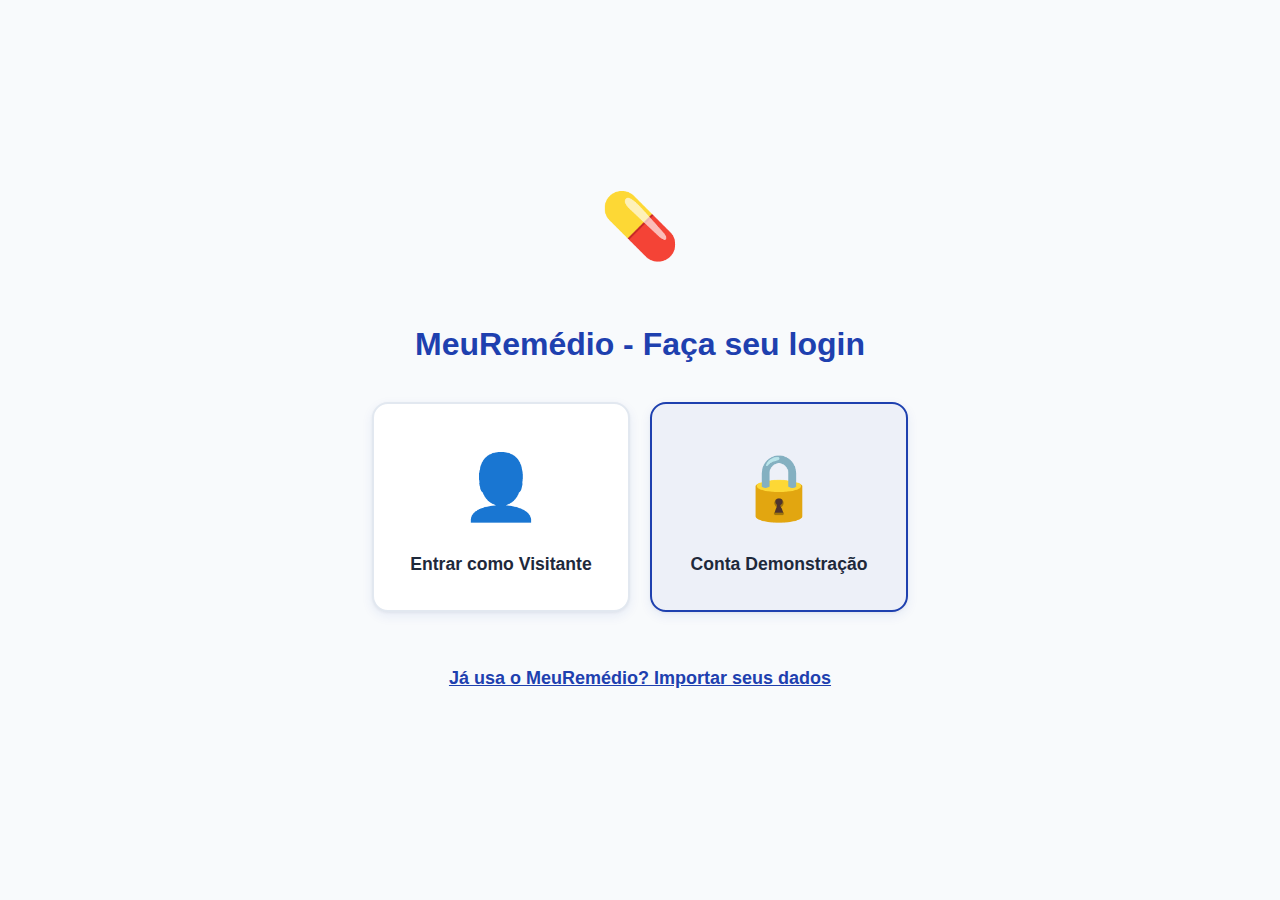
<file: index.html>
<!DOCTYPE html>
<html lang="pt-BR">
<head>
    <meta charset="UTF-8">
    <meta name="viewport" content="width=device-width, initial-scale=1.0">
    <title>MeuRemédio</title>
    <script>
       window.location.href = 'login.html';
    </script>
</head>
<body>
    <p>Carregando...</p>
</body>
</html>
</file>
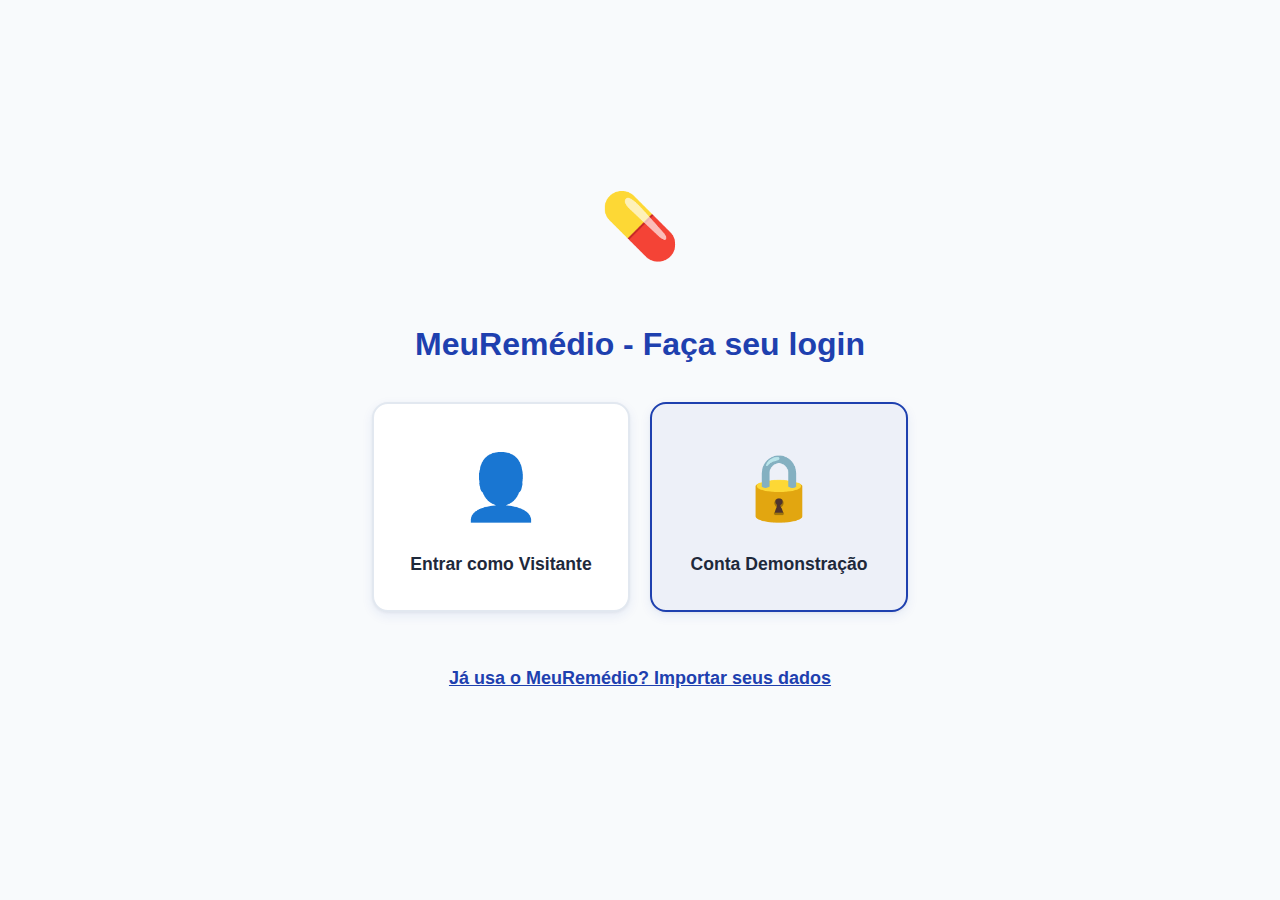
<file: adicionar.html>
<!DOCTYPE html>
<html lang="pt-BR">
<head>
    <meta charset="UTF-8">
    <meta name="viewport" content="width=device-width, initial-scale=1.0">
    <title>MeuRemédio - Adicionar</title>
    <link rel="stylesheet" href="estilo.css">
</head>
<body>
    <div class="pagina ativa" id="pagina-adicionar">
        <div class="assistente-container adicionar">
            
            <div class="etapa ativa" data-etapa="1">
                <div class="conteudo-etapa">
                    <h2 class="etapa-titulo">Qual o nome do remédio?</h2>
                    <p class="etapa-texto">(O nome que está na caixa)</p>
                    <div class="grupo-formulario assistente">
                        <label for="inputNomeRemedio" class="etiqueta-assistente">Nome do Medicamento</label>
                        <input type="text" class="input-assistente" id="inputNomeRemedio" placeholder="Ex: Dipirona">
                        <button class="btn-voz" data-para="inputNomeRemedio">🎤</button>
                    </div>
                    <button class="btn-principal" data-acao="proximo">Próximo</button>
                </div>
            </div>

            <div class="etapa" data-etapa="2">
                <div class="conteudo-etapa">
                    <h2 class="etapa-titulo">Como você chama esse remédio?</h2>
                    <p class="etapa-texto">(Um apelido fácil de lembrar)</p>
                    <div class="grupo-formulario assistente">
                        <label for="inputApelidoRemedio" class="etiqueta-assistente">Apelido</label>
                        <input type="text" class="input-assistente" id="inputApelidoRemedio" placeholder="Ex: Remédio da dor">
                        <button class="btn-voz" data-para="inputApelidoRemedio">🎤</button>
                    </div>
                    <button class="btn-principal" data-acao="proximo">Próximo</button>
                    <button class="btn-secundario" data-acao="voltar">Voltar</button>
                </div>
            </div>

            <div class="etapa" data-etapa="3">
                <div class="conteudo-etapa">
                    <h2 class="etapa-titulo">Qual é a dose?</h2>
                    <p class="etapa-texto">(Quantos comprimidos, gotas, etc.)</p>
                    <div class="grupo-formulario assistente">
                        <label for="inputDose" class="etiqueta-assistente">Dose</label>
                        <input type="text" class="input-assistente" id="inputDose" placeholder="Ex: 1 comprimido">
                        <button class="btn-voz" data-para="inputDose">🎤</button>
                    </div>
                    <button class="btn-principal" data-acao="proximo">Próximo</button>
                    <button class="btn-secundario" data-acao="voltar">Voltar</button>
                </div>
            </div>
            
            <div class="etapa" data-etapa="4">
                <div class="conteudo-etapa">
                    <h2 class="etapa-titulo">Qual o primeiro horário que você vai tomar?</h2>
                    <div class="grupo-formulario assistente">
                        <label for="inputPrimeiroHorario" class="etiqueta-assistente">Primeiro Horário</label>
                        <input type="time" class="input-assistente" id="inputPrimeiroHorario">
                    </div>
                    <button class="btn-principal" data-acao="proximo">Próximo</button>
                    <button class="btn-secundario" data-acao="voltar">Voltar</button>
                </div>
            </div>

            <div class="etapa" data-etapa="5">
                <div class="conteudo-etapa">
                    <h2 class="etapa-titulo">De quanto em quanto tempo?</h2>
                    <div class="opcoes-intervalo assistente">
                        <button class="btn-opcao-intervalo" data-intervalo="4">De 4 em 4 horas</button>
                        <button class="btn-opcao-intervalo" data-intervalo="6">De 6 em 6 horas</button>
                        <button class="btn-opcao-intervalo" data-intervalo="8">De 8 em 8 horas</button>
                        <button class="btn-opcao-intervalo" data-intervalo="12">De 12 em 12 horas</button>
                        <button class="btn-opcao-intervalo" data-intervalo="24">1 vez ao dia</button>
                    </div>
                    <button class="btn-secundario" data-acao="voltar">Voltar</button>
                </div>
            </div>

            <div class="etapa" data-etapa="6">
                <div class="conteudo-etapa">
                    <h2 class="etapa-titulo">Por quantos dias?</h2>
                    <p class="etapa-texto">(Deixe em branco se for de uso contínuo)</p>
                    <div class="grupo-formulario assistente">
                        <label for="inputDuracao" class="etiqueta-assistente">Duração (em dias)</label>
                        <input type="number" class="input-assistente" id="inputDuracao" placeholder="Ex: 7">
                    </div>
                    <button class="btn-principal" data-acao="proximo">Próximo</button>
                    <button class="btn-secundario" data-acao="voltar">Voltar</button>
                </div>
            </div>

            <div class="etapa" data-etapa="7">
                <div class="conteudo-etapa">
                    <h2 class="etapa-titulo">Quer tirar uma foto do remédio?</h2>
                    <p class="etapa-texto">Isso ajuda a identificar o remédio certo.</p>
                    <div class="grupo-formulario assistente">
                        <label for="inputFoto" class="etiqueta-assistente btn-principal">Tirar Foto / Escolher</label>
                        <input type="file" id="inputFoto" accept="image/*" capture="environment" class="input-foto">
                        <img id="previewFoto" class="preview-foto" alt="Pré-visualização da foto">
                    </div>
                    <button class="btn-principal" id="btnSalvarRemedio">Salvar Medicamento</button>
                    <button class="btn-secundario" data-acao="voltar">Voltar</button>
                </div>
            </div>

            <div class="etapa" data-etapa="8">
                <div class="conteudo-etapa">
                    <div class="etapa-icone">🎉</div>
                    <h2 class="etapa-titulo">Medicamento salvo!</h2>
                    <p class="etapa-texto">Você será redirecionado para a tela inicial.</p>
                </div>
            </div>

        </div>
    </div>

    <script src="roteiro.js"></script>
</body>
</html>
</file>
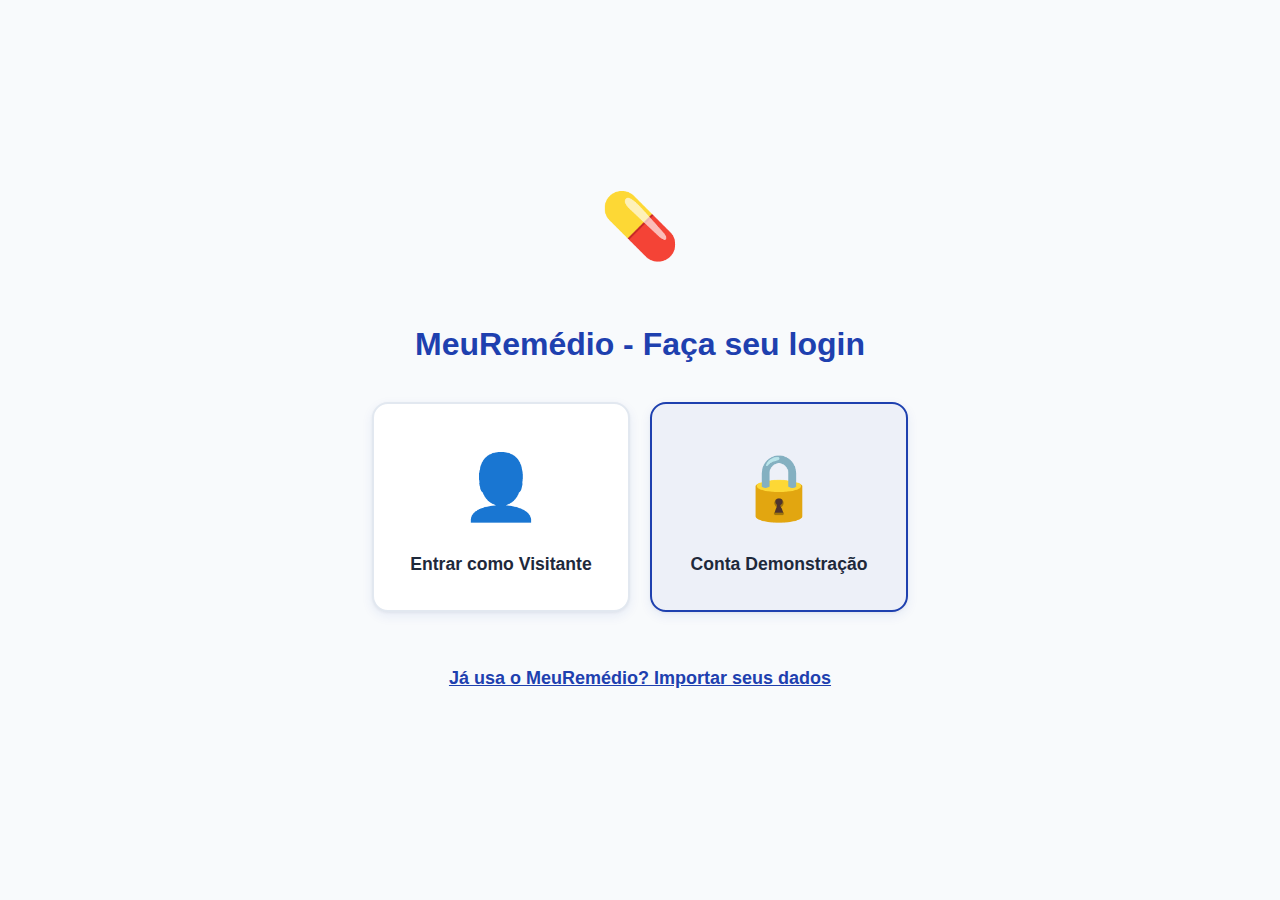
<file: avisos.html>
<!DOCTYPE html>
<html lang="pt-BR" data-pagina="avisos">
<head>
    <meta charset="UTF-8">
    <meta name="viewport" content="width=device-width, initial-scale=1.0">
    <title>MeuRemédio - Avisos</title>
    <link rel="stylesheet" href="normalize.css">
    <link rel="stylesheet" href="estilo.css">
    <style>
        .lista-avisos-container {
            padding: var(--espacamento-md);
        }
        .aviso-item {
            background-color: var(--cor-fundo-card);
            border-radius: var(--raio-botao);
            padding: var(--espacamento-md);
            margin-bottom: var(--espacamento-sm);
            border-left: 5px solid var(--cor-perigo); /* Borda vermelha para chamar atenção */
            box-shadow: var(--sombra-card);
        }
        .aviso-item.atraso {
             border-left-color: var(--cor-aviso); /* Borda amarela para atrasos */
        }
        .aviso-texto {
            color: var(--cor-texto-principal);
            font-weight: 600;
            line-height: 1.5;
        }
        .aviso-hora {
            font-size: 0.9rem;
            color: var(--cor-texto-secundario);
            margin-top: var(--espacamento-xs);
        }
    </style>
</head>
<body>
    <div class="pagina ativa" id="pagina-avisos">
        <header>
            <div class="logo">
                <span class="logo-icone">🔔</span>
                <h1><span class="texto-titulo-pagina">Avisos Importantes</span></h1>
            </div>
            <div class="acessibilidade-header">
    <a href="avisos.html" class="btn-acessibilidade ${paginaAtual === 'avisos' ? 'ativo-header' : ''}" aria-label="Ver Avisos Importantes" style="text-decoration: none;">🔔</a>
    <button class="btn-acessibilidade" id="btnAbrirPainel" aria-label="Abrir painel de acessibilidade">♿</button>
    <button class="btn-acessibilidade" id="btnLerPagina" aria-label="Escutar todo o conteúdo da página em voz alta">🔊</button>
</div>
            </header>

        <div class="lista-avisos-container" id="listaAvisos">
            <div class="estado-vazio" id="semAvisos" style="display: none;">
                <div class="icone-estado-vazio">👍</div>
                <p>Nenhum aviso recente.</p>
                <p>Continue tomando seus remédios corretamente!</p>
            </div>
        </div>

        <button id="btnMarcarVisto" class="btn-secundario" style="margin-top: var(--espacamento-md); display: none;">
                Marcar Todos Como Vistos
            </button>
    </div>

    <script src="roteiro.js"></script>
</body>
</html>
</file>
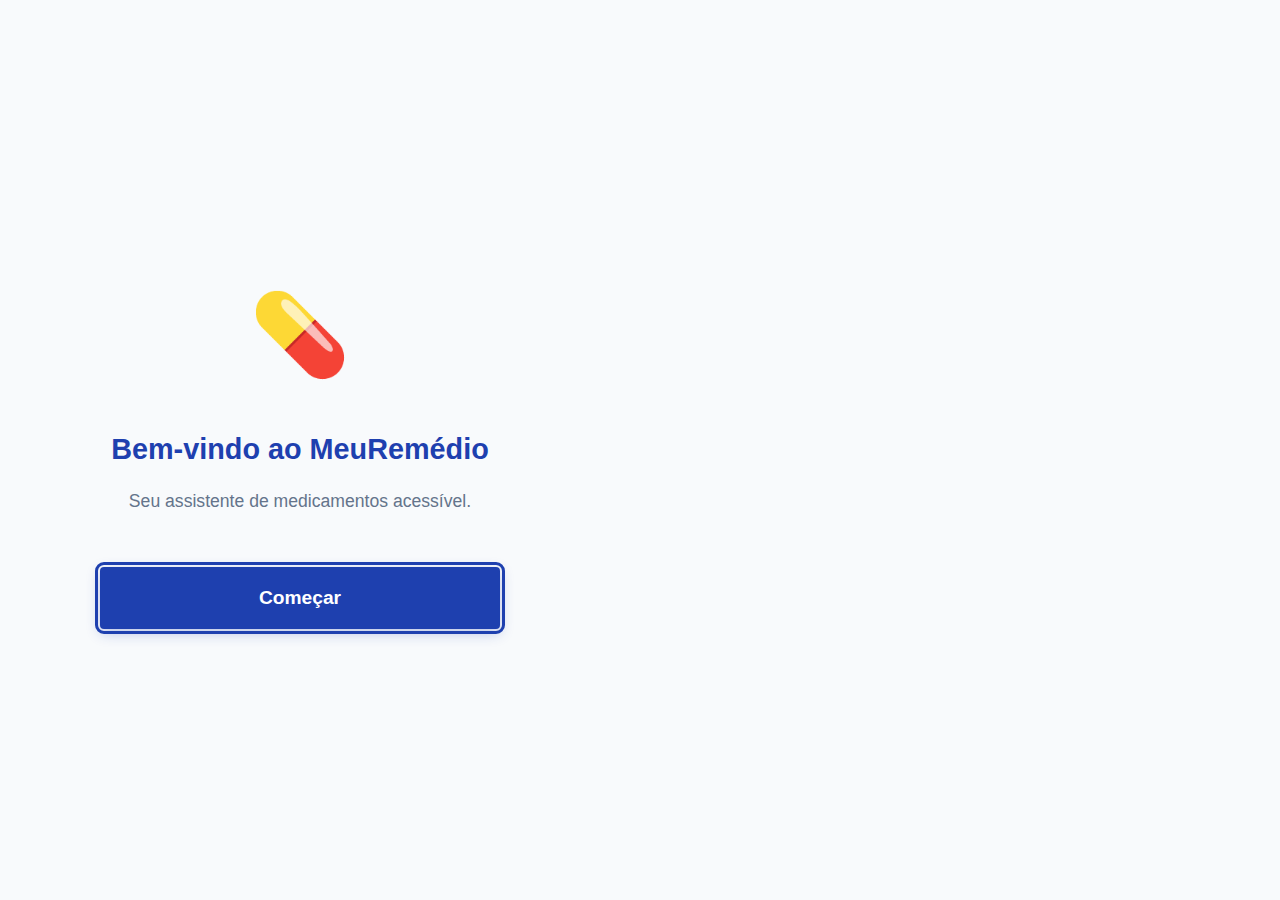
<file: boasvindas.html>
<!DOCTYPE html>
<html lang="pt-BR">
<head>
    <meta charset="UTF-8">
    <meta name="viewport" content="width=device-width, initial-scale=1.0">
    <title>MeuRemédio - Bem-vindo</title>
    <link rel="stylesheet" href="estilo.css">
    <link rel="stylesheet" href="normalize.css">
</head>
<body>
    <div class="assistente-container">
        
        <div class="etapa ativa" data-etapa="1">
            <div class="conteudo-etapa">
                <div class="etapa-icone">💊</div>
                <h1 class="etapa-titulo">Bem-vindo ao MeuRemédio</h1>
                <p class="etapa-texto">Seu assistente de medicamentos acessível.</p>
                <button class="btn-principal" id="btnComecarBoasVindas">Começar</button>
            </div>
        </div>

        <div class="etapa" data-etapa="2">
            <div class="conteudo-etapa">
                <h2 class="etapa-titulo">Como podemos te chamar?</h2>
                <p class="etapa-texto">Você pode digitar ou usar o microfone.</p>
                <div class="grupo-formulario assistente">
                    <label for="inputNomeUsuario" class="etiqueta-assistente">Seu nome ou apelido</label>
                    <input type="text" class="input-assistente" id="inputNomeUsuario" placeholder="Digite seu nome" autocomplete="off">
                    <button class="btn-voz" data-para="inputNomeUsuario">🎤</button>
                </div>
                <button class="btn-principal" id="btnSalvarNome">Próximo</button>
                <button class="btn-secundario" data-acao="voltar">Voltar</button>
            </div>
        </div>

        <div class="etapa" data-etapa="3">
            <div class="conteudo-etapa">
                <div class="etapa-icone">➕</div>
                <h2 class="etapa-titulo">Vamos cadastrar seu primeiro remédio?</h2>
                <p class="etapa-texto">Isso ajuda você a começar a usar o app.</p>
                <button class="btn-principal" id="btnIniciarCadastroRemedio">Sim, vamos lá!</button>
                <button class="btn-secundario" id="btnPularCadastro">Pular por agora</button>
            </div>
        </div>

        <div class="etapa" data-etapa="4">
            <div class="conteudo-etapa">
                <h2 class="etapa-titulo">Qual o nome do remédio?</h2>
                <p class="etapa-texto">(O nome que está na caixa)</p>
                <div class="grupo-formulario assistente">
                    <label for="inputNomeRemedio" class="etiqueta-assistente">Nome do Medicamento</label>
                    <input type="text" class="input-assistente" id="inputNomeRemedio" placeholder="Ex: Dipirona" autocomplete="off">
                    <button class="btn-voz" data-para="inputNomeRemedio">🎤</button>
                </div>
                <button class="btn-principal" data-acao="proximo">Próximo</button>
            </div>
        </div>

        <div class="etapa" data-etapa="5">
            <div class="conteudo-etapa">
                <h2 class="etapa-titulo">Como você chama esse remédio?</h2>
                <p class="etapa-texto">(Um apelido fácil de lembrar)</p>
                <div class="grupo-formulario assistente">
                    <label for="inputApelidoRemedio" class="etiqueta-assistente">Apelido</label>
                    <input type="text" class="input-assistente" id="inputApelidoRemedio" placeholder="Ex: Remédio da dor" autocomplete="off">
                    <button class="btn-voz" data-para="inputApelidoRemedio">🎤</button>
                </div>
                <button class="btn-principal" data-acao="proximo">Próximo</button>
                <button class="btn-secundario" data-acao="voltar">Voltar</button>
            </div>
        </div>

        <div class="etapa" data-etapa="6">
            <div class="conteudo-etapa">
                <h2 class="etapa-titulo">Qual é a dose?</h2>
                <p class="etapa-texto">(Quantos comprimidos, gotas, etc.)</p>
                <div class="grupo-formulario assistente">
                    <label for="inputDose" class="etiqueta-assistente">Dose</label>
                    <input type="text" class="input-assistente" id="inputDose" placeholder="Ex: 1 comprimido" autocomplete="off">
                    <button class="btn-voz" data-para="inputDose">🎤</button>
                </div>
                <button class="btn-principal" data-acao="proximo">Próximo</button>
                <button class="btn-secundario" data-acao="voltar">Voltar</button>
            </div>
        </div>
        
        <div class="etapa" data-etapa="7">
            <div class="conteudo-etapa">
                <h2 class="etapa-titulo">Qual o primeiro horário que você vai tomar?</h2>
                <div class="grupo-formulario assistente">
                    <label for="inputPrimeiroHorario" class="etiqueta-assistente">Primeiro Horário</label>
                    <input type="time" class="input-assistente" id="inputPrimeiroHorario">
                </div>
                <button class="btn-principal" data-acao="proximo">Próximo</button>
                <button class="btn-secundario" data-acao="voltar">Voltar</button>
            </div>
        </div>

        <div class="etapa" data-etapa="8">
            <div class="conteudo-etapa">
                <h2 class="etapa-titulo">De quanto em quanto tempo?</h2>
                <div class="opcoes-intervalo assistente">
                    <button class="btn-opcao-intervalo" data-intervalo="4">De 4 em 4 horas</button>
                    <button class="btn-opcao-intervalo" data-intervalo="6">De 6 em 6 horas</button>
                    <button class="btn-opcao-intervalo" data-intervalo="8">De 8 em 8 horas</button>
                    <button class="btn-opcao-intervalo" data-intervalo="12">De 12 em 12 horas</button>
                    <button class="btn-opcao-intervalo" data-intervalo="24">1 vez ao dia</button>
                </div>
                <button class="btn-secundario" data-acao="voltar">Voltar</button>
            </div>
        </div>

        <div class="etapa" data-etapa="9">
            <div class="conteudo-etapa">
                <h2 class="etapa-titulo">Por quantos dias?</h2>
                <p class="etapa-texto">(Deixe em branco se for de uso contínuo)</p>
                <div class="grupo-formulario assistente">
                    <label for="inputDuracao" class="etiqueta-assistente">Duração (em dias)</label>
                    <input type="number" class="input-assistente" id="inputDuracao" placeholder="Ex: 7" autocomplete="off">
                </div>
                <button class="btn-principal" data-acao="proximo">Próximo</button>
                <button class="btn-secundario" data-acao="voltar">Voltar</button>
            </div>
        </div>

        <div class="etapa" data-etapa="10">
            <div class="conteudo-etapa">
                <h2 class="etapa-titulo">Quer tirar uma foto do remédio?</h2>
                <p class="etapa-texto">Isso ajuda a identificar o remédio certo.</p>
                <div class="grupo-formulario assistente">
                    <label for="inputFoto" class="etiqueta-assistente btn-principal">Tirar Foto / Escolher</label>
                    <input type="file" id="inputFoto" accept="image/*" capture="environment" class="input-foto">
                    <img id="previewFoto" class="preview-foto" alt="Pré-visualização da foto">
                </div>
                <button class="btn-principal" id="btnSalvarRemedio">Salvar e Concluir</button>
                <button class="btn-secundario" data-acao="voltar">Voltar</button>
            </div>
        </div>

        <div class="etapa" data-etapa="11">
            <div class="conteudo-etapa">
                <div class="etapa-icone">🎉</div>
                <h2 class="etapa-titulo" id="tituloConclusao">Tudo pronto, [Nome]!</h2>
                <p class="etapa-texto">Você configurou o MeuRemédio com sucesso. Vamos para a tela inicial.</p>
                <button class="btn-principal" id="btnIrParaHome">Ir para a Tela Inicial</button>
            </div>
        </div>

    </div>
    
    <script src="roteiro.js"></script>
</body>
</html>
</file>
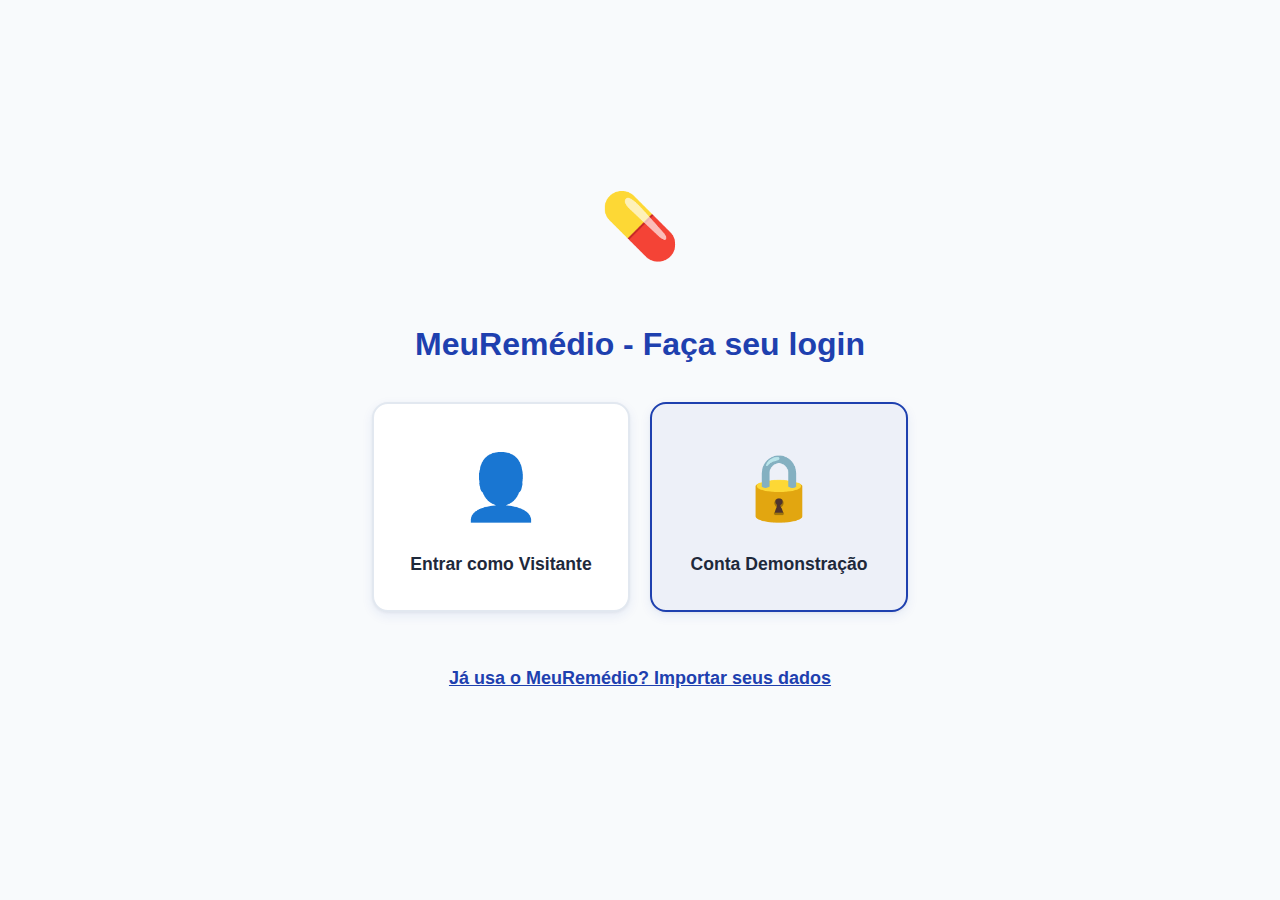
<file: editar.html>
<!DOCTYPE html>
<html lang="pt-BR" data-pagina="editar">
<head>
    <meta charset="UTF-8">
    <meta name="viewport" content="width=device-width, initial-scale=1.0">
    <title>MeuRemédio - Editar Medicamento</title>
    <link rel="stylesheet" href="normalize.css">
    <link rel="stylesheet" href="estilo.css">
    
</head>
<body>
    <div class="pagina ativa" id="pagina-editar">
        <header>
            <div class="logo">
                <span class="logo-icone">✏️</span>
                <h1><span class="texto-titulo-pagina">Editar Medicamento</span></h1>
            </div>
            <a href="medicamentos.html" class="btn-acessibilidade" aria-label="Voltar para a lista de medicamentos">✖️</a>
        </header>

        <div class="formulario-container">
            <div class="grupo-formulario">
                <label for="inputNomeRemedio">Nome do Medicamento</label>
                <input type="text" class="input-formulario" id="inputNomeRemedio" autocomplete="off">
            </div>
            <div class="grupo-formulario">
                <label for="inputApelidoRemedio">Apelido</label>
                <input type="text" class="input-formulario" id="inputApelidoRemedio" autocomplete="off">
            </div>
            <div class="grupo-formulario">
                <label for="inputCorRemedio">Cor (Opcional)</label>
                <input type="text" class="input-formulario" id="inputCorRemedio" autocomplete="off">
            </div>
            <div class="grupo-formulario">
                <label for="inputDose">Dose</label>
                <input type="text" class="input-formulario" id="inputDose" autocomplete="off">
            </div>
            <div class="grupo-formulario">
                <label for="inputPrimeiroHorario">Primeiro Horário</label>
                <input type="time" class="input-formulario" id="inputPrimeiroHorario" autocomplete="off">
            </div>
            <div class="grupo-formulario">
                <label>Intervalo</label>
                <div class="opcoes-intervalo assistente">
                    <button class="btn-opcao-intervalo" data-intervalo="4">4 em 4h</button>
                    <button class="btn-opcao-intervalo" data-intervalo="6">6 em 6h</button>
                    <button class="btn-opcao-intervalo" data-intervalo="8">8 em 8h</button>
                    <button class="btn-opcao-intervalo" data-intervalo="12">12 em 12h</button>
                    <button class="btn-opcao-intervalo" data-intervalo="24">24 em 24h</button>
                </div>
            </div>
            <div class="grupo-formulario">
                <label for="inputDuracao">Duração (em dias)</label>
                <input type="number" class="input-formulario" id="inputDuracao" placeholder="Deixe em branco se for contínuo" autocomplete="off">
            </div>

            <div class="grupo-formulario assistente">
    <label class="etiqueta-assistente">
        <input type="checkbox" id="checkOrientacaoMedica" style="width: 20px; height: 20px; vertical-align: middle; margin-right: 10px;">
        Este remédio tem orientações médicas especiais?
    </label>
    <div id="campoOrientacaoMedica" style="display: none; margin-top: 10px;">
        <label for="inputOrientacaoMedica" class="etiqueta-assistente">Quais orientações?</label>
        <textarea id="inputOrientacaoMedica" class="input-assistente" rows="3" placeholder="Digite ou use o microfone..."></textarea>
        <button class="btn-voz" data-para="inputOrientacaoMedica">🎤</button>
    </div>
</div>

            <button class="btn-principal" id="btnSalvarAlteracoes">Salvar Alterações</button>

            <button class="btn-principal perigo" id="btnExcluirMedicamento">Excluir Remédio</button>
        </div>

    </div>

    <script src="roteiro.js"></script>
</body>
</html>
</file>
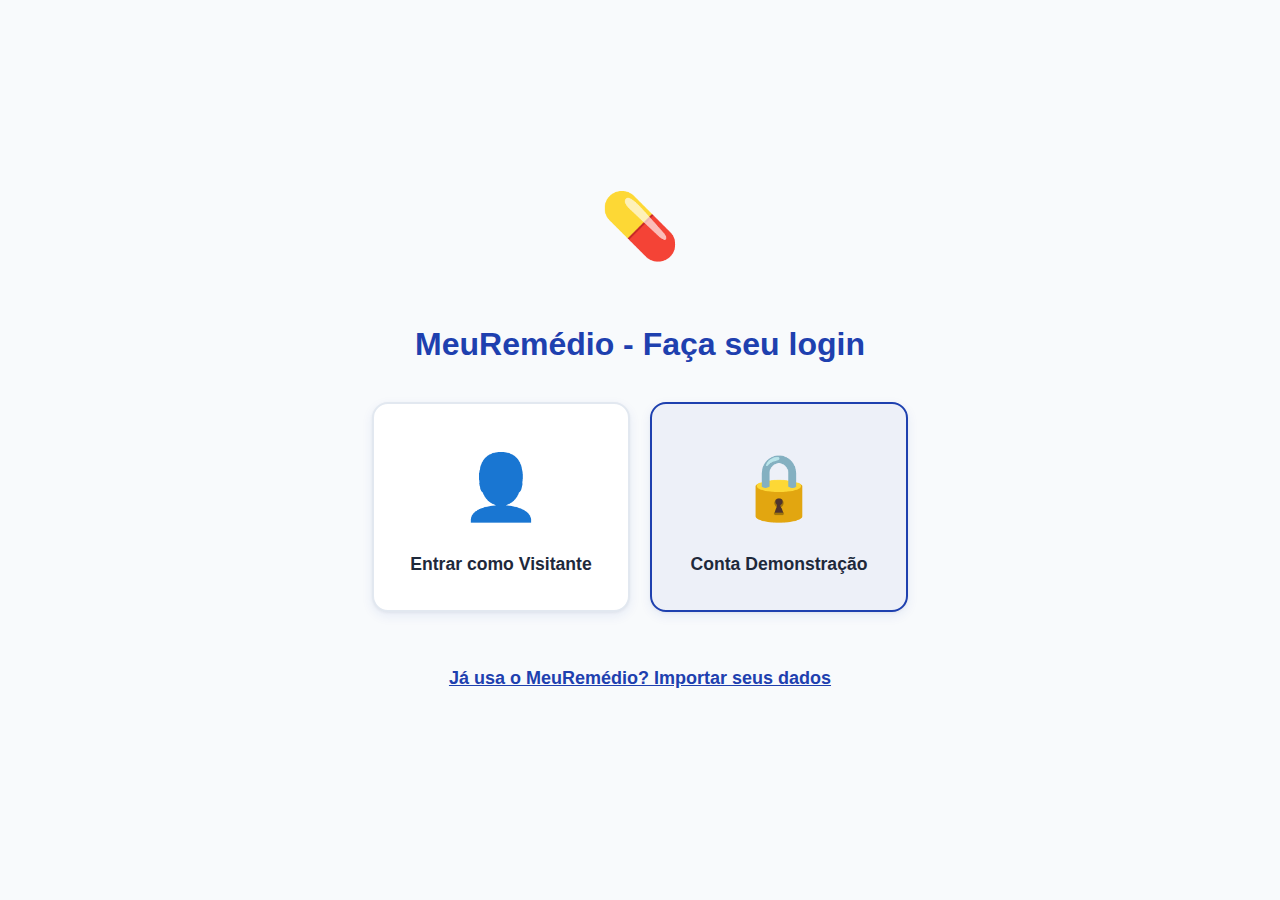
<file: historico.html>
<!DOCTYPE html>
<html lang="pt-BR" data-pagina="historico">
<head>
    <meta charset="UTF-8">
    <meta name="viewport" content="width=device-width, initial-scale=1.0">
    <title>MeuRemédio - Histórico</title>
    <link rel="stylesheet" href="normalize.css">
    <link rel="stylesheet" href="estilo.css">
    <style>
        .historico-container {
            padding: var(--espacamento-md);
        }
        .grupo-dia {
            margin-bottom: var(--espacamento-lg);
        }
        .titulo-dia {
            font-size: 1.2rem;
            font-weight: 700;
            color: var(--cor-texto-principal);
            padding-bottom: var(--espacamento-sm);
            border-bottom: 2px solid var(--cor-borda);
            margin-bottom: var(--espacamento-md);
        }
        .item-historico {
            display: flex;
            align-items: center;
            gap: var(--espacamento-sm);
            padding: var(--espacamento-sm);
            background-color: var(--cor-fundo-card);
            border-radius: var(--raio-botao);
            margin-bottom: var(--espacamento-sm);
            box-shadow: var(--sombra-card);
        }
        .icone-status {
            font-size: 1.5rem;
        }
        .detalhes-historico {
            flex: 1;
        }
        .nome-historico {
            font-weight: 600;
        }
        .status-historico {
            font-size: 0.9rem;
            color: var(--cor-texto-secundario);
        }
        .status-ok { color: var(--cor-secundaria); }
        .status-atraso { color: var(--cor-aviso); }
        .status-pulado { color: var(--cor-perigo); }
    </style>
</head>
<body>
    <div class="pagina ativa" id="pagina-historico">
        <header>
    <div class="logo">
        <span class="logo-icone">📋</span>
        <h1><span class="texto-titulo-pagina">Histórico de Doses</span></h1>
    </div>

    

    <div class="acessibilidade-header">
        <a href="avisos.html" class="btn-acessibilidade" aria-label="Ver Avisos Importantes" style="text-decoration: none;">🔔</a>
        <button class="btn-acessibilidade" id="btnAbrirPainel" aria-label="Abrir painel de acessibilidade">♿</button>
        <button class="btn-acessibilidade" id="btnLerPagina" aria-label="Escutar todo o conteúdo da página em voz alta">🔊</button>
    </div>
</header>

        <div class="historico-container" id="listaHistorico">
    </div>
    <div style="padding: 0 var(--espacamento-md);">
            <button id="btnGerarRelatorio" class="btn-principal" style="margin-top: var(--espacamento-md); margin-bottom: 90px;">
                Gerar Relatório para Cuidador 💬
            </button>
        </div>
    </div>

<div class="estado-vazio" id="semHistorico" style="display: none;">
    <div class="icone-estado-vazio">🤔</div>
    
    <p>Nenhum histórico encontrado.</p>
    <p>Comece a tomar seus remédios para ver o registro aqui.</p>
    
</div>
        </div>

       
    </div>

    <script src="roteiro.js"></script>
</body>
</html>
</file>
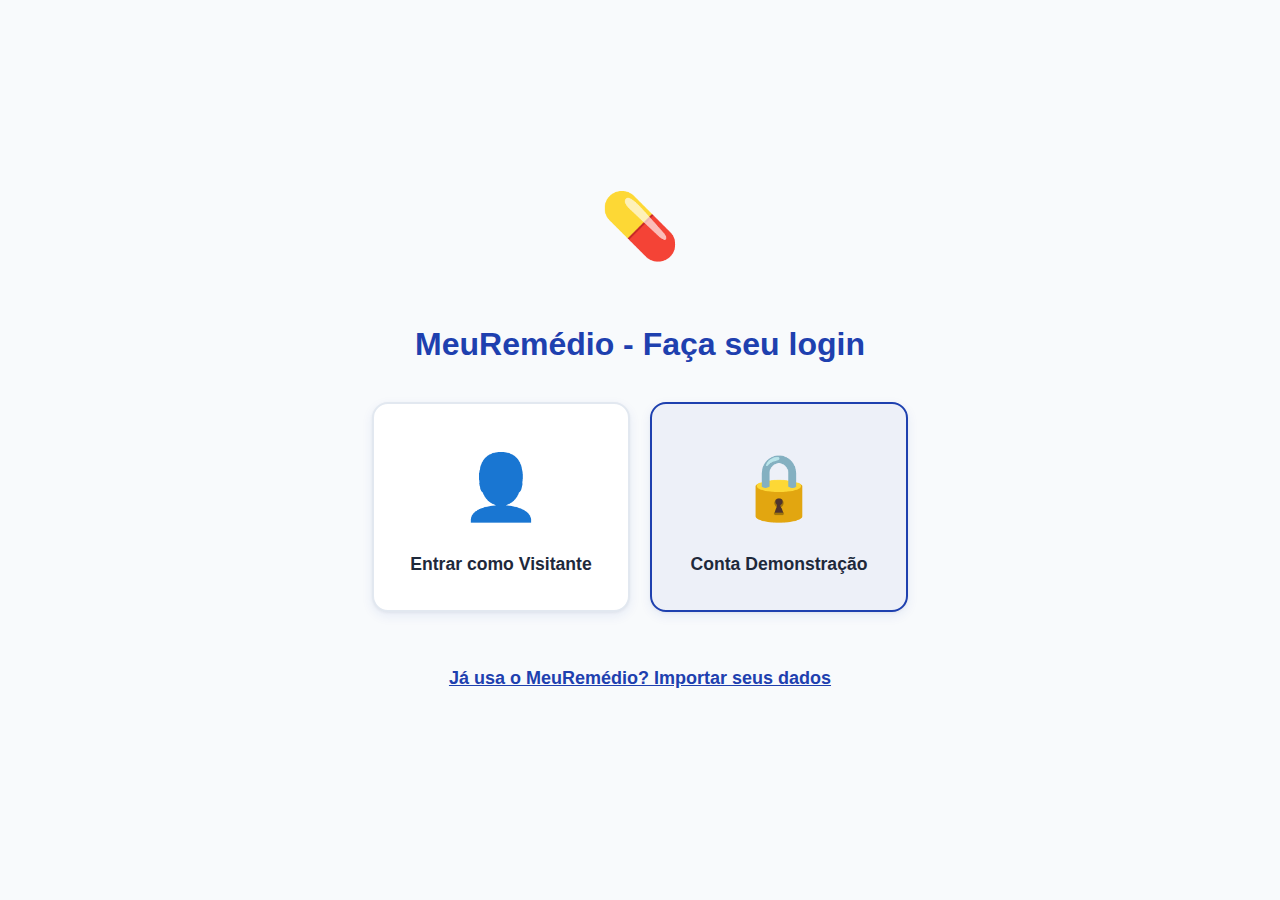
<file: home.html>
<!DOCTYPE html>
<html lang="pt-BR">
<head>
    <meta charset="UTF-8">
    <meta name="viewport" content="width=device-width, initial-scale=1.0">
    <title>MeuRemédio - Início</title>
    <link rel="stylesheet" href="normalize.css">
    <link rel="stylesheet" href="estilo.css">
    
</head>
<body>
    <div class="pagina ativa" id="pagina-home">
        <header aria-label="Meu Remédio, Botão de cadeira de rodas, Botão de alto falante">
            <div class="logo">
                <span class="logo-icone">💊</span>
                <h1><span class="texto-titulo-pagina">MeuRemédio</span></h1>
            </div>
            <div class="acessibilidade-header">
     <a href="avisos.html" class="btn-acessibilidade ${paginaAtual === 'avisos' ? 'ativo-header' : ''}" aria-label="Ver Avisos Importantes" style="text-decoration: none;">🔔</a>
    <button class="btn-acessibilidade" id="btnAbrirPainel" aria-label="Abrir painel de acessibilidade">♿</button>
    <button class="btn-acessibilidade" id="btnLerPagina" aria-label="Escutar todo o conteúdo da página em voz alta">🔊</button>
</div>
        </header>

        <div class="mensagem-boasvindas">
            <div class="saudacao-usuario" id="saudacaoUsuario">Olá, [Nome]!</div>
            <div class="hora-atual" id="horaAtual">--:--</div>
        </div>

        <div class="proximo-medicamento">
            <h2><span class="texto-proximo-remedio">⏰ Próximo Medicamento</span></h2>
            <div id="infoProximoMedicamento">
                <p>Nenhum medicamento agendado para agora.</p>
            </div>
        </div>

        <div class="lista-medicamentos" id="listaMedicamentosHome">
            <!-- Os medicamentos são inseridos aqui pelo JavaScript -->
        </div>
    </div>

    <script src="roteiro.js"></script>
</body>
</html>
</file>
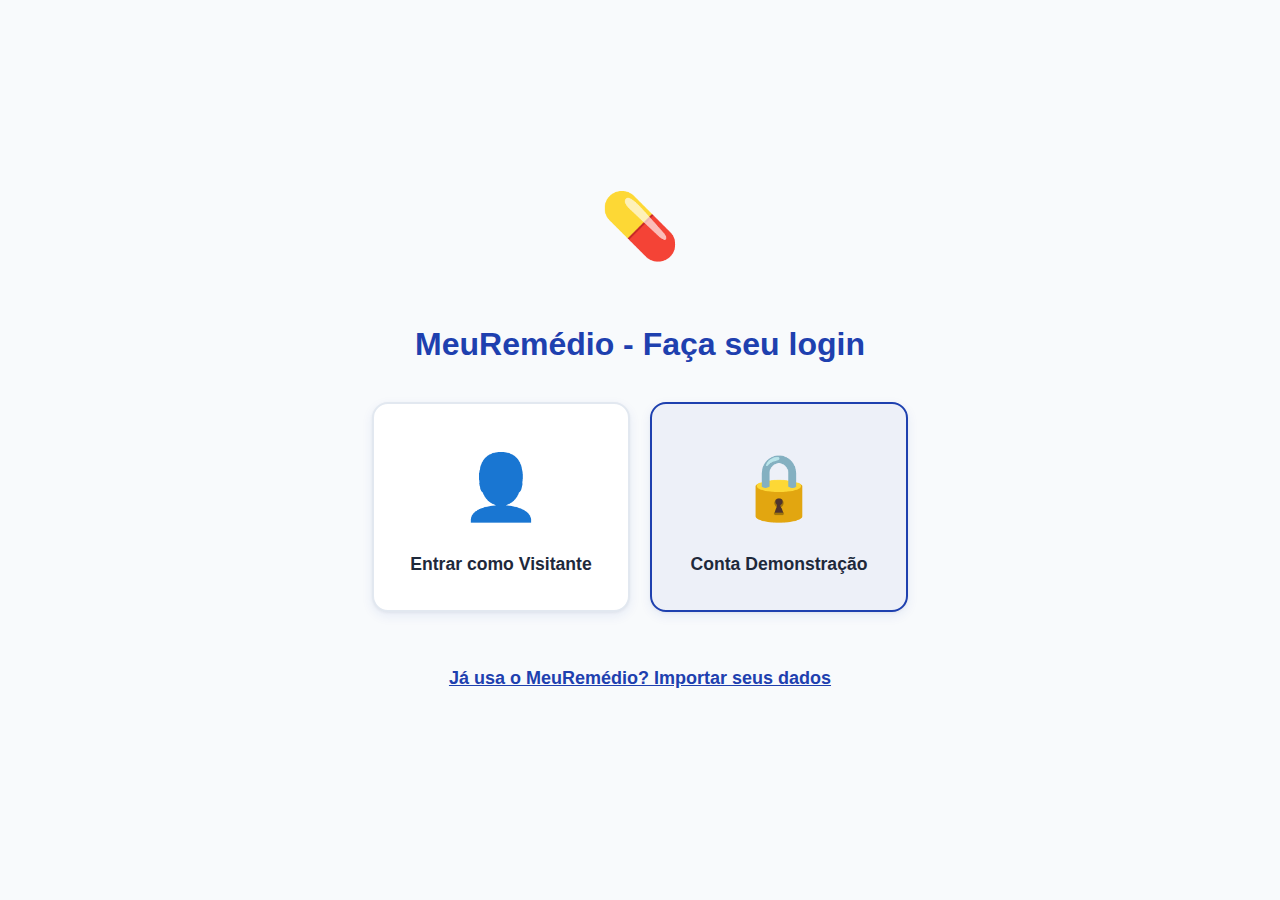
<file: login.html>
<!DOCTYPE html>
<html lang="pt-BR" data-pagina="login">
<head>
    <meta charset="UTF-8">
    <meta name="viewport" content="width=device-width, initial-scale=1.0">
    <title>MeuRemédio - Login</title>
    <link rel="stylesheet" href="normalize.css">
    <link rel="stylesheet" href="estilo.css">
    <style>
        .login-container {
            display: flex;
            flex-direction: column;
            justify-content: center;
            align-items: center;
            min-height: 100vh;
            padding: var(--espacamento-lg);
            text-align: center;
        }
        .logo-login {
            font-size: 4rem;
            margin-bottom: var(--espacamento-md);
        }
        .titulo-login {
            font-size: 2rem;
            color: var(--cor-primaria);
            margin-bottom: var(--espacamento-lg);
        }
        .botao-login {
            width: 100%;
            padding: var(--espacamento-xl) var(--espacamento-lg); /* Botões bem grandes */
            font-size: 1.5rem;
            margin-bottom: var(--espacamento-md);
            border-radius: var(--raio-borda);
            cursor: pointer;
            transition: transform 0.2s ease;
        }
        .botao-login:active {
            transform: scale(0.98);
        }
        .campo-senha-demo {
            margin-top: var(--espacamento-lg);
            width: 100%;
        }
    </style>
</head>
<body>
    <div class="login-container">
        <div class="logo-login">💊</div>
        <h1 class="titulo-login">MeuRemédio - Faça seu login</h1>

      <div class="opcoes-login-container"> <div id="btnEntrarSemConta" class="login-opcao" role="button" tabindex="0" aria-label="Entrar sem conta, usar neste aparelho">
        <span class="login-icone">👤</span>
        <span class="login-texto">Entrar como Visitante</span>
    </div>

    <div id="btnEntrarComContaDemo" class="login-opcao principal" role="button" tabindex="0" aria-label="Entrar com conta demonstração">
        <span class="login-icone">🔒</span>
        <span class="login-texto">Conta Demonstração</span>
    </div>
</div>

       <div class="grupo-formulario" style="margin-top: 20px; text-align: center;">
            <a href="#" id="linkImportarDados" style="color: var(--cor-primaria); font-weight: 600; text-decoration: underline;">
                Já usa o MeuRemédio? Importar seus dados
            </a>
            <input type="file" id="inputImportarDados" style="display: none;" accept=".json, .txt">
        </div>
        
        <div id="campoSenhaDemo" class="grupo-formulario assistente campo-senha-demo" style="display: none;">
            <label for="inputSenhaDemo" class="etiqueta-assistente">Digite a palavra chave:</label>
            <input type="password" class="input-assistente" id="inputSenhaDemo" placeholder="Palavra chave da demonstração">
            <button id="btnConfirmarSenhaDemo" class="btn-principal" style="margin-top: var(--espacamento-sm);">Confirmar</button>
            <button id="btnCancelarSenhaDemo" class="btn-secundario" style="margin-top: var(--espacamento-xs);">Cancelar</button>
        </div>
    </div>

    <script src="roteiro.js"></script>
</body>
</html>
</file>
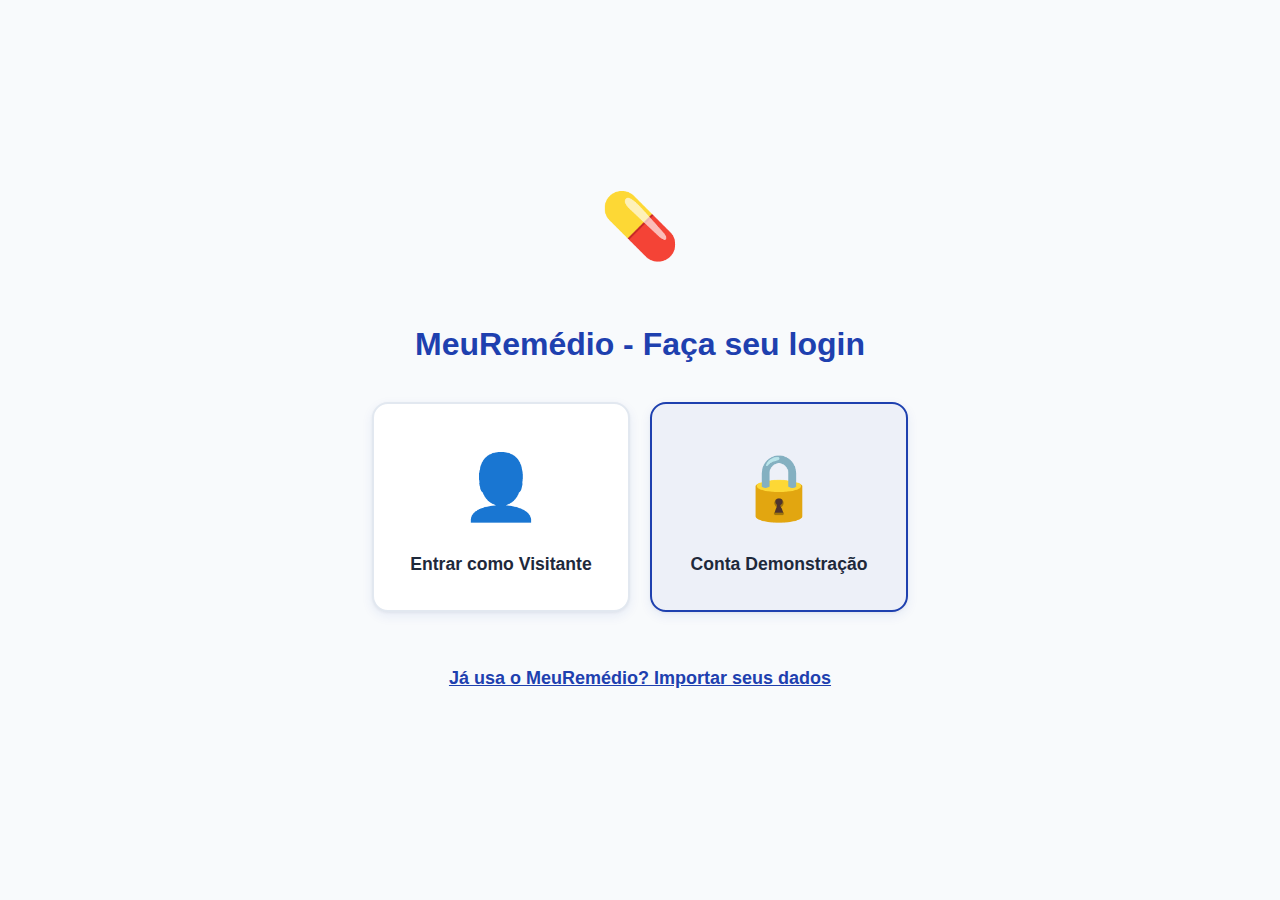
<file: medicamentos.html>
<!DOCTYPE html>
<html lang="pt-BR">
<head>
    <meta charset="UTF-8">
    <meta name="viewport" content="width=device-width, initial-scale=1.0">
    <title>MeuRemédio - Medicamentos</title>
    <link rel="stylesheet" href="estilo.css">
    <link rel="stylesheet" href="normalize.css">
</head>
<body>
    <div class="pagina ativa" id="pagina-medicamentos">
        <header>
            <div class="logo">
                <span class="logo-icone">💊</span>
                <h1><span class="texto-titulo-pagina">Meus Medicamentos</span></h1>
            </div>
            <div class="acessibilidade-header">
                <button class="btn-acessibilidade" id="btnAbrirPainel" aria-label="Abrir painel de acessibilidade">♿</button>
                <button class="btn-acessibilidade" id="btnLerPagina" aria-label="Escutar todo o conteúdo da página em voz alta">🔊</button>
            </div>
        </header>

        <div class="lista-medicamentos" id="listaCompletaMedicamentos">
            <!-- A lista completa de medicamentos é inserida aqui pelo JavaScript -->
        </div>
    </div>

    <script src="roteiro.js"></script>
</body>
</html>
</file>
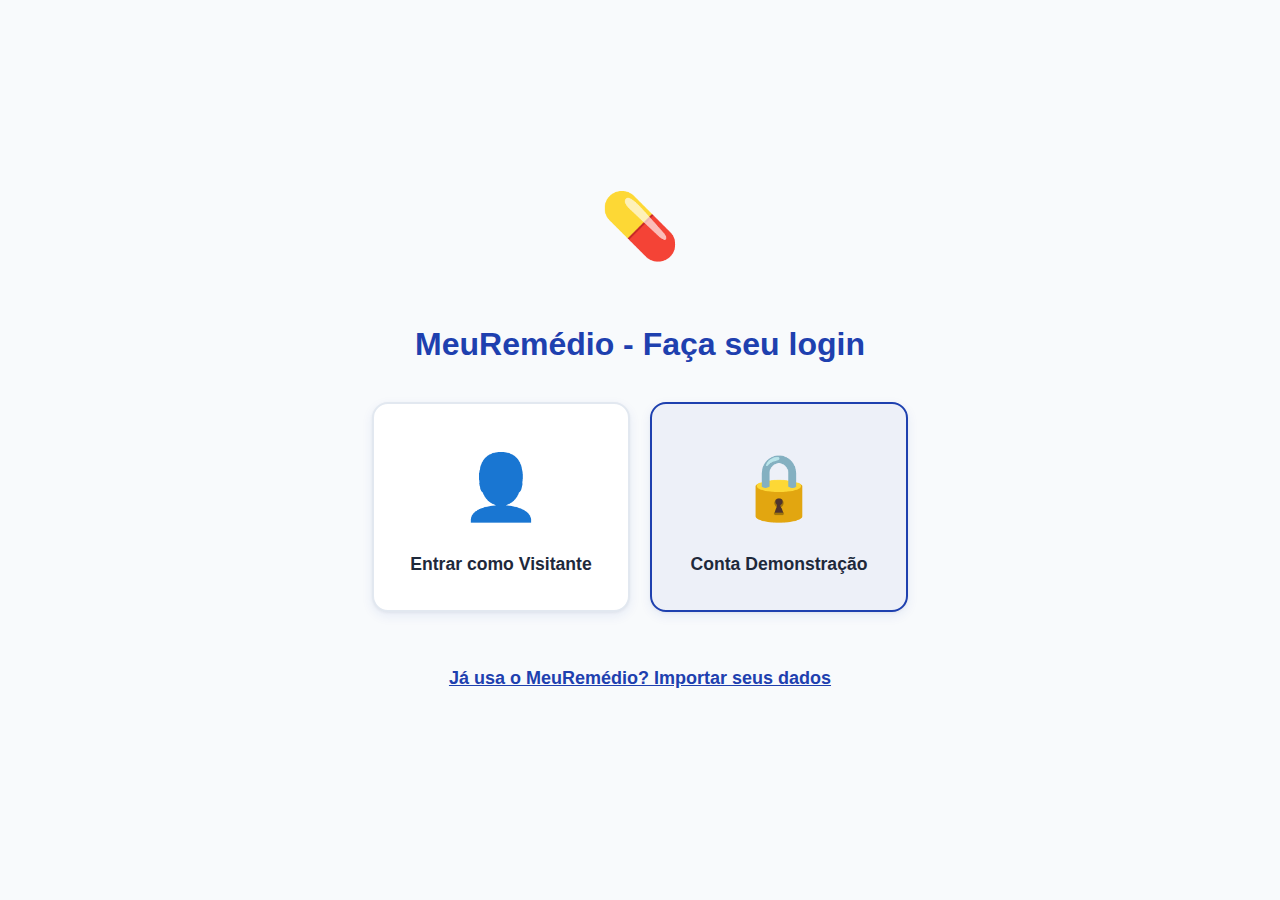
<file: orientacoes.html>
<!DOCTYPE html>
<html lang="pt-BR" data-pagina="orientacoes">
<head>
    <meta charset="UTF-8">
    <meta name="viewport" content="width=device-width, initial-scale=1.0">
    <title>MeuRemédio - Orientações</title>
    <link rel="stylesheet" href="normalize.css">
    <link rel="stylesheet" href="estilo.css">
</head>
<body>
    <div class="pagina ativa" id="pagina-orientacoes">
        <header>
            <div class="logo">
                <span class="logo-icone">❤️</span>
                <h1><span class="texto-titulo-pagina">Orientações de Saúde</span></h1>
            </div>
             <button class="btn-acessibilidade" id="btnLerPagina" aria-label="Escutar todo o conteúdo da página em voz alta">🔊</button>
             
             <button class="btn-acessibilidade" id="btnAbrirPainel" aria-label="Abrir painel de acessibilidade">♿</button>
             <a href="configuracoes.html" class="btn-acessibilidade" aria-label="Voltar para Configurações" style="text-decoration: none;">✖️</a>
   
        </header>

        <div class="formulario-container">
            <h2><span class="texto-titulo-form">⚠️ O Perigo da Automedicação</span></h2>
            <p class="etapa-texto" style="text-align: left; margin-bottom: var(--espacamento-md);">
                Nunca tome remédios por conta própria, mesmo que pareçam inofensivos. Um remédio errado pode piorar sua condição, esconder sintomas de uma doença mais grave ou causar reações alérgicas.
            </p>
            <p class="etapa-texto" style="text-align: left;">
                Use este aplicativo **apenas** para organizar os remédios que seu médico receitou.
            </p>
        </div>

        <div class="formulario-container">
            <h2><span class="texto-titulo-form">💡 Dicas Importantes</span></h2>
            <ul class="etapa-texto" style="text-align: left; padding-left: var(--espacamento-lg);">
                <li>Guarde seus remédios longe do calor e da umidade (banheiro não é um bom lugar).</li>
                <li>Mantenha fora do alcance de crianças e animais.</li>
                <li>Nunca pare um tratamento no meio sem falar com seu médico.</li>
                <li>Se sentir algo diferente (tontura, enjoo, alergia), procure o posto de saúde.</li>
            </ul>
        </div>

        <div class="formulario-container">
            <h2><span class="texto-titulo-form">📞 Números de Emergência</span></h2>
            <p class="etapa-texto" style="text-align: left; font-weight: 700; font-size: 1.2rem;">
                SAMU (Emergência): <span class="texto-destaque">192</span>
            </p>
            <p class="etapa-texto" style="text-align: left; font-weight: 700; font-size: 1.2rem;">
                Bombeiros (Resgate): <span class="texto-destaque">193</span>
            </p>
        </div>

    </div>
    
    <script src="roteiro.js"></script>
</body>
</html>
</file>
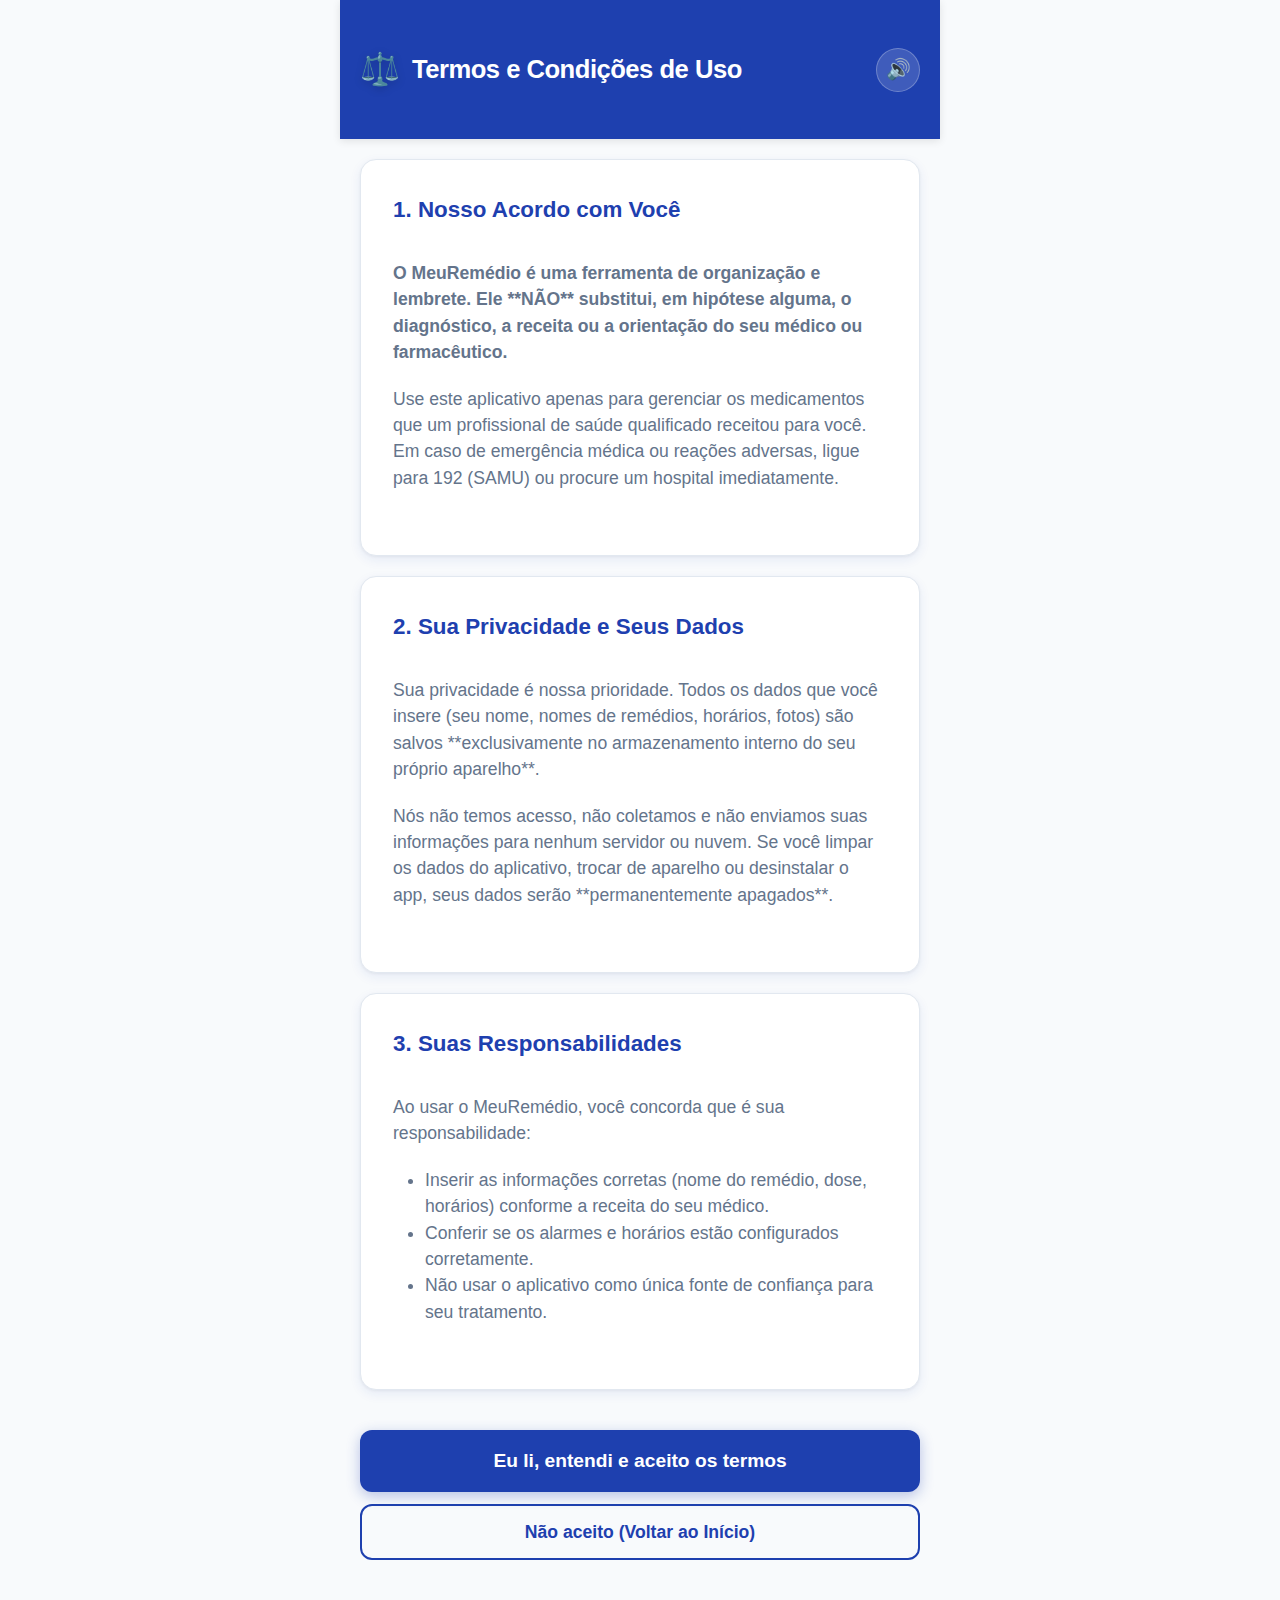
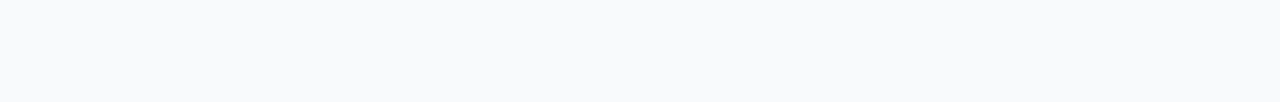
<file: termos.html>
<!DOCTYPE html>
<html lang="pt-BR" data-pagina="termos">
<head>
    <meta charset="UTF-8">
    <meta name="viewport" content="width=device-width, initial-scale=1.0">
    <title>MeuRemédio - Termos de Uso</title>
    <link rel="stylesheet" href="normalize.css">
    <link rel="stylesheet" href="estilo.css">
</head>
<body>
    <div class="pagina ativa" id="pagina-termos">
        <header>
            <div class="logo">
                <span class="logo-icone">⚖️</span>
                <h1><span class="texto-titulo-pagina">Termos e Condições de Uso</span></h1>
            </div>
            <div class="acessibilidade-header">
                <button class="btn-acessibilidade" id="btnLerPagina" aria-label="Escutar todo o conteúdo da página em voz alta">🔊</button>
            </div>
        </header>

        <div class="formulario-container">
            <h2><span class="texto-titulo-form">1. Nosso Acordo com Você</span></h2>
            <p class="etapa-texto" style="text-align: left; margin-bottom: var(--espacamento-md); font-weight: 700;">
                O MeuRemédio é uma ferramenta de organização e lembrete. Ele **NÃO** substitui, em hipótese alguma, o diagnóstico, a receita ou a orientação do seu médico ou farmacêutico.
            </p>
            <p class="etapa-texto" style="text-align: left;">
                Use este aplicativo apenas para gerenciar os medicamentos que um profissional de saúde qualificado receitou para você. Em caso de emergência médica ou reações adversas, ligue para 192 (SAMU) ou procure um hospital imediatamente.
            </p>
        </div>

        <div class="formulario-container">
            <h2><span class="texto-titulo-form">2. Sua Privacidade e Seus Dados</span></h2>
            <p class="etapa-texto" style="text-align: left; margin-bottom: var(--espacamento-md);">
                Sua privacidade é nossa prioridade. Todos os dados que você insere (seu nome, nomes de remédios, horários, fotos) são salvos **exclusivamente no armazenamento interno do seu próprio aparelho**.
            </p>
            <p class="etapa-texto" style="text-align: left;">
                Nós não temos acesso, não coletamos e não enviamos suas informações para nenhum servidor ou nuvem. Se você limpar os dados do aplicativo, trocar de aparelho ou desinstalar o app, seus dados serão **permanentemente apagados**.
            </p>
        </div>
        
        <div class="formulario-container">
            <h2><span class="texto-titulo-form">3. Suas Responsabilidades</span></h2>
            <p class="etapa-texto" style="text-align: left; margin-bottom: var(--espacamento-md);">
                Ao usar o MeuRemédio, você concorda que é sua responsabilidade:
            </p>
            <ul class="etapa-texto" style="text-align: left; padding-left: var(--espacamento-lg);">
                <li>Inserir as informações corretas (nome do remédio, dose, horários) conforme a receita do seu médico.</li>
                <li>Conferir se os alarmes e horários estão configurados corretamente.</li>
                <li>Não usar o aplicativo como única fonte de confiança para seu tratamento.</li>
            </ul>
        </div>

        <div style="padding: 0 var(--espacamento-md) var(--espacamento-lg);">
            <button class="btn-principal" id="btnAceitarTermos">
                Eu li, entendi e aceito os termos
            </button>
            <a href="login.html" class="btn-secundario" style="text-align: center; text-decoration: none;">
                Não aceito (Voltar ao Início)
            </a>
        </div>

    </div>
    
    <script src="roteiro.js"></script>
</body>
</html>
</file>
<file: estilo.css>
/* ===================================
   MEUREMÉDIO - DESIGN PREMIUM 2025
   Inspirado em apps bancários modernos
   =================================== */

/* --- VARIÁVEIS GLOBAIS (Modo Claro - Estilo Banking) --- */
:root {
    /* Cores Principais - Banking Style */
    --cor-primaria: #1E40AF;           /* Azul Royal Forte */
    --cor-primaria-escura: #1E3A8A;
    --cor-primaria-clara: #3B82F6;
    --cor-secundaria: #10B981;         /* Verde Esmeralda */
    --cor-secundaria-hover: #059669;
    --cor-acento: #6366F1;             /* Índigo moderno */
    --cor-perigo: #EF4444;
    --cor-perigo-hover: #DC2626;
    --cor-aviso: #F59E0B;
    --cor-sucesso: #10B981;
    
    /* Cores Neutras - Clean & Professional */
    --cor-fundo: #F8FAFC;              /* Cinza gelo */
    --cor-fundo-card: #FFFFFF;
    --cor-texto-principal: #1E293B;
    --cor-texto-secundario: #64748B;
    --cor-borda: #E2E8F0;
    --cor-overlay: rgba(30, 64, 175, 0.05);
    
    /* Sombras Profissionais */
    --sombra-card: 0 1px 3px rgba(0, 0, 0, 0.05), 0 4px 12px rgba(30, 64, 175, 0.08);
    --sombra-card-hover: 0 4px 16px rgba(30, 64, 175, 0.12), 0 8px 32px rgba(30, 64, 175, 0.08);
    --sombra-botao: 0 4px 14px rgba(30, 64, 175, 0.3);
    --raio-borda: 16px;
    --raio-botao: 12px;
    
    /* Transições */
    --transicao-rapida: 0.2s cubic-bezier(0.4, 0, 0.2, 1);
    --transicao-media: 0.3s cubic-bezier(0.4, 0, 0.2, 1);
    --transicao-lenta: 0.5s cubic-bezier(0.4, 0, 0.2, 1);
    
    /* Espaçamentos */
    --espacamento-xs: 8px;
    --espacamento-sm: 12px;
    --espacamento-md: 20px;
    --espacamento-lg: 32px;
    --espacamento-xl: 48px;
}

/* --- MODO ESCURO (Dark Banking Premium) --- */
.modo-escuro {
    --cor-primaria: #3B82F6;           /* Azul Neon */
    --cor-primaria-escura: #2563EB;
    --cor-primaria-clara: #60A5FA;
    --cor-secundaria: #34D399;
    --cor-secundaria-hover: #10B981;
    --cor-acento: #818CF8;
    --cor-perigo: #F87171;
    --cor-perigo-hover: #EF4444;
    --cor-aviso: #FBBF24;
    --cor-sucesso: #34D399;
    
    --cor-fundo: #0F172A;              /* Azul escuro profundo */
    --cor-fundo-card: #1E293B;         /* Card escuro */
    --cor-texto-principal: #F1F5F9;
    --cor-texto-secundario: #94A3B8;
    --cor-borda: #334155;
    --cor-overlay: rgba(59, 130, 246, 0.1);
    
    --sombra-card: 0 1px 3px rgba(0, 0, 0, 0.3), 0 4px 12px rgba(0, 0, 0, 0.2);
    --sombra-card-hover: 0 4px 16px rgba(59, 130, 246, 0.2), 0 8px 32px rgba(0, 0, 0, 0.3);
    --sombra-botao: 0 4px 14px rgba(59, 130, 246, 0.4);
}

/* --- ALTO CONTRASTE --- */
.alto-contraste {
    --cor-primaria: #0066FF;
    --cor-primaria-escura: #0052CC;
    --cor-primaria-clara: #3399FF;
    --cor-secundaria: #00FF00;
    --cor-secundaria-hover: #00CC00;
    --cor-acento: #AA00FF;
    --cor-perigo: #FF0000;
    --cor-perigo-hover: #CC0000;
    --cor-aviso: #FFFF00;
    --cor-sucesso: #00FF00;
    
    --cor-fundo: #000000;
    --cor-fundo-card: #000000;
    --cor-texto-principal: #FFFFFF;
    --cor-texto-secundario: #FFFF00;
    --cor-borda: #FFFFFF;
    
    --sombra-card: 0 0 0 3px #FFFFFF;
    --sombra-card-hover: 0 0 0 4px #FFFF00;
    --sombra-botao: 0 0 0 3px #FFFFFF;
}

.alto-contraste * {
    border-width: 3px !important;
}

/* --- RESET E PADRÕES GLOBAIS --- */
*, *::before, *::after {
    margin: 0;
    padding: 0;
    box-sizing: border-box;
}

body {
    font-family: -apple-system, BlinkMacSystemFont, 'Segoe UI', 'Roboto', 'Oxygen', 'Ubuntu', 'Cantarell', sans-serif;
    background: var(--cor-fundo);
    color: var(--cor-texto-principal);
    font-size: 18px;
    line-height: 1.6;
    
    /* Layout mobile-first */
    max-width: 428px;
    min-height: 100vh;
    margin: 0 auto;
    position: relative;
    overflow-x: hidden;
    
    /* Suavização */
    -webkit-font-smoothing: antialiased;
    -moz-osx-font-smoothing: grayscale;
    
    transition: background-color var(--transicao-media), color var(--transicao-media);
}

/* --- RESPONSIVIDADE --- */
@media (min-width: 429px) and (max-width: 768px) {
    body {
        max-width: 100%;
        padding: 0 var(--espacamento-md);
    }
}

@media (min-width: 769px) {
    body {
        max-width: 480px;
    }
}

/* --- LAYOUT DA PÁGINA --- */
.pagina {
    padding: 0;
    padding-bottom: 110px; /* <-- AUMENTEI PARA 110PX (Era 90px) */
    min-height: 100vh;
    animation: fadeIn var(--transicao-media);
}

@keyframes fadeIn {
    from { opacity: 0; transform: translateY(10px); }
    to { opacity: 1; transform: translateY(0); }
}

.pagina.ativa {
    display: block;
}

/* --- HEADER MODERNO (Banking Style) --- */
header {
    display: flex;
    justify-content: space-between;
    align-items: center;
    padding: var(--espacamento-lg) var(--espacamento-md);
    background: var(--cor-primaria);
    color: white;
    position: relative;
    box-shadow: 0 2px 8px rgba(0, 0, 0, 0.1);
}

.modo-escuro header {
    background: var(--cor-fundo-card);
    border-bottom: 1px solid var(--cor-borda);
}

.logo {
    display: flex;
    align-items: center;
    gap: var(--espacamento-sm);
}

.logo-icone {
    font-size: 32px;
    filter: drop-shadow(0 2px 4px rgba(0,0,0,0.2));
}

.logo h1 {
    font-size: 1.6rem;
    font-weight: 700;
    letter-spacing: -0.5px;
}

/* --- BOTÕES DE ACESSIBILIDADE (HEADER) --- */
.acessibilidade-header {
    display: flex;
    align-items: center;
    gap: var(--espacamento-sm);
}

.btn-acessibilidade {
    background: rgba(255, 255, 255, 0.15);
    backdrop-filter: blur(10px);
    border: 1.5px solid rgba(255, 255, 255, 0.25);
    border-radius: 50%;
    width: 44px;
    height: 44px;
    color: white;
    font-size: 20px;
    cursor: pointer;
    display: flex;
    align-items: center;
    justify-content: center;
    transition: all var(--transicao-rapida);
}

.modo-escuro .btn-acessibilidade {
    background: var(--cor-primaria);
    border-color: var(--cor-primaria-clara);
}

.btn-acessibilidade:hover,
.btn-acessibilidade:focus {
    transform: scale(1.08);
    background: rgba(255, 255, 255, 0.25);
}

.btn-acessibilidade:active {
    transform: scale(0.95);
}

/* --- MENSAGEM BEM-VINDO --- */
.mensagem-boasvindas {
    text-align: center;
    margin: var(--espacamento-lg) var(--espacamento-md);
    padding: var(--espacamento-xl) var(--espacamento-lg);
    background: var(--cor-fundo-card);
    border-radius: var(--raio-borda);
    box-shadow: var(--sombra-card);
    border: 1px solid var(--cor-borda);
}

.saudacao-usuario {
    font-size: 1.4rem;
    font-weight: 700;
    color: var(--cor-texto-principal);
    margin-bottom: var(--espacamento-md);
}

.hora-atual {
    font-size: 3.5rem;
    font-weight: 800;
    color: var(--cor-primaria);
    letter-spacing: -2px;
    font-variant-numeric: tabular-nums;
}

/* --- PRÓXIMO MEDICAMENTO --- */
.proximo-medicamento {
    background: var(--cor-primaria);
    border-radius: var(--raio-borda);
    padding: var(--espacamento-lg) var(--espacamento-md);
    margin: 0 var(--espacamento-md) var(--espacamento-lg);
    color: white;
    box-shadow: var(--sombra-card);
}

.modo-escuro .proximo-medicamento {
    background: linear-gradient(135deg, var(--cor-primaria), var(--cor-acento));
}

.proximo-medicamento h2 {
    font-size: 1.2rem;
    margin-bottom: var(--espacamento-md);
    display: flex;
    align-items: center;
    gap: var(--espacamento-sm);
    font-weight: 600;
}

#infoProximoMedicamento p {
    font-size: 1.3rem;
    font-weight: 700;
    line-height: 1.5;
}

/* --- LISTA DE MEDICAMENTOS --- */
.lista-medicamentos {
    display: flex;
    flex-direction: column;
    gap: var(--espacamento-md);
    padding: 0 var(--espacamento-md);
}

.cartao-medicamento {
    background: var(--cor-fundo-card);
    border-radius: var(--raio-borda);
    box-shadow: var(--sombra-card);
    padding: var(--espacamento-md);
    display: flex;
    align-items: center;
    gap: var(--espacamento-md);
    transition: all var(--transicao-rapida);
    border: 1px solid var(--cor-borda);
    position: relative;
}

.cartao-medicamento:hover {
    transform: translateY(-2px);
    box-shadow: var(--sombra-card-hover);
}

.cartao-medicamento::before {
    content: '';
    position: absolute;
    left: 0;
    top: 0;
    bottom: 0;
    width: 4px;
    background: var(--cor-primaria);
    border-radius: var(--raio-borda) 0 0 var(--raio-borda);
}

.imagem-medicamento {
    width: 64px;
    height: 64px;
    min-width: 64px;
    border-radius: 50%;
    background: var(--cor-primaria);
    display: flex;
    align-items: center;
    justify-content: center;
    font-size: 28px;
    box-shadow: 0 2px 8px rgba(30, 64, 175, 0.2);
    overflow: hidden;
}

.modo-escuro .imagem-medicamento {
    background: linear-gradient(135deg, var(--cor-primaria), var(--cor-acento));
}

.imagem-medicamento img {
    width: 100%;
    height: 100%;
    object-fit: cover;
}

.info-medicamento {
    flex: 1;
    min-width: 0;
}

.nome-medicamento {
    font-weight: 700;
    font-size: 1.2rem;
    color: var(--cor-texto-principal);
    margin-bottom: 4px;
    white-space: nowrap;      /* Impede a quebra de linha */
    overflow: hidden;         /* Esconde o que transbordar */
    text-overflow: ellipsis;  /* Adiciona "..." no final */
}

.detalhes-medicamento {
    display: flex;
    flex-wrap: wrap;
    gap: var(--espacamento-sm);
    font-size: 0.9rem;
    color: var(--cor-texto-secundario);
}

.horario-medicamento {
    font-weight: 600;
    color: var(--cor-primaria);
}

.dose-medicamento {
    white-space: nowrap;
    overflow: hidden;
    text-overflow: ellipsis;
}

/* --- BOTÕES DE AÇÃO --- */
.botoes-acao {
    display: flex;
    gap: var(--espacamento-xs);
    flex-shrink: 0;
}

.btn-acao {
    width: 44px;
    height: 44px;
    min-width: 44px;
    border-radius: 50%;
    border: none;
    font-size: 18px;
    cursor: pointer;
    display: flex;
    align-items: center;
    justify-content: center;
    transition: all var(--transicao-rapida);
    font-weight: bold;
    box-shadow: 0 2px 8px rgba(0, 0, 0, 0.1);
}

.btn-tomar {
    background: var(--cor-secundaria);
    color: white;
}

.btn-tomar:hover {
    background: var(--cor-secundaria-hover);
    transform: scale(1.05);
}

.btn-pular, .btn-deletar {
    background: var(--cor-perigo);
    color: white;
}

.btn-pular:hover, .btn-deletar:hover {
    background: var(--cor-perigo-hover);
    transform: scale(1.05);
}

.btn-acao:active {
    transform: scale(0.95);
}

/* --- BOTÕES PRINCIPAIS --- */
.btn-principal {
    background: var(--cor-primaria);
    color: white;
    border: none;
    border-radius: var(--raio-botao);
    padding: var(--espacamento-md) var(--espacamento-lg);
    width: 100%;
    font-size: 1.2rem;
    font-weight: 700;
    cursor: pointer;
    margin-top: var(--espacamento-md);
    box-shadow: var(--sombra-botao);
    transition: all var(--transicao-rapida);
}

.btn-principal:hover {
    background: var(--cor-primaria-escura);
    transform: translateY(-2px);
    box-shadow: 0 6px 20px rgba(30, 64, 175, 0.4);
}

.btn-principal:active {
    transform: translateY(0);
}

.btn-principal.perigo {
    background: var(--cor-perigo);
}

.btn-principal.perigo:hover {
    background: var(--cor-perigo-hover);
}

.btn-secundario {
    background: transparent;
    color: var(--cor-primaria);
    border: 2px solid var(--cor-primaria);
    border-radius: var(--raio-botao);
    padding: var(--espacamento-sm) var(--espacamento-lg);
    width: 100%;
    font-size: 1.1rem;
    font-weight: 700;
    cursor: pointer;
    margin-top: var(--espacamento-sm);
    transition: all var(--transicao-rapida);
    display: block;
}

.btn-secundario:hover {
    background: var(--cor-overlay);
    border-color: var(--cor-primaria-escura);
}

.alto-contraste .btn-secundario {
    border-color: var(--cor-texto-principal);
    color: var(--cor-texto-principal);
}

/* --- PAINEL DE ACESSIBILIDADE --- */
.painel-acessibilidade {
    position: fixed;
    top: 0;
    right: -100%;
    width: min(360px, 90vw);
    height: 100vh;
    background: var(--cor-fundo-card);
    box-shadow: -4px 0 20px rgba(0,0,0,0.2);
    padding: var(--espacamento-lg);
    z-index: 2000;
    transition: right var(--transicao-media);
    overflow-y: auto;
    border-left: 1px solid var(--cor-borda);
}

.painel-acessibilidade.aberto {
    right: 0;
}

.painel-acessibilidade h2 {
    font-size: 1.5rem;
    color: var(--cor-primaria);
    margin-bottom: var(--espacamento-lg);
    padding-bottom: var(--espacamento-md);
    border-bottom: 2px solid var(--cor-borda);
    font-weight: 700;
}

.opcao-acessibilidade {
    margin-bottom: var(--espacamento-md);
    padding: var(--espacamento-md);
    background: var(--cor-fundo);
    border-radius: var(--raio-botao);
    border: 1px solid var(--cor-borda);
    transition: all var(--transicao-rapida);
}

.opcao-acessibilidade:hover {
    border-color: var(--cor-primaria);
    box-shadow: 0 2px 8px rgba(30, 64, 175, 0.1);
}

.opcao-acessibilidade label {
    display: flex;
    align-items: center;
    gap: var(--espacamento-md);
    cursor: pointer;
    font-size: 1.05rem;
    font-weight: 600;
}

.opcao-acessibilidade input[type="checkbox"] {
    width: 22px;
    height: 22px;
    cursor: pointer;
    accent-color: var(--cor-primaria);
}

.grupo-botoes-fonte {
    display: flex;
    gap: var(--espacamento-sm);
    margin-top: var(--espacamento-sm);
}

.grupo-botoes-fonte .btn-acao {
    flex: 1;
    font-size: 1rem;
    font-weight: 700;
    background: var(--cor-primaria);
    color: white;
}

/* --- ASSISTENTE (WIZARD) --- */
.assistente-container {
    display: flex;
    flex-direction: column;
    min-height: 100vh;
    padding: var(--espacamento-lg);
    justify-content: center;
    animation: fadeIn var(--transicao-lenta);
}

.assistente-container.adicionar {
    min-height: auto;
    padding: var(--espacamento-md);
    padding-bottom: 100px;
}

.etapa {
    display: none;
    width: 100%;
    flex-direction: column;
    align-items: center;
    text-align: center;
}

.etapa.ativa {
    display: flex;
    animation: slideUp var(--transicao-media);
}

@keyframes slideUp {
    from {
        opacity: 0;
        transform: translateY(20px);
    }
    to {
        opacity: 1;
        transform: translateY(0);
    }
}

.conteudo-etapa {
    width: 100%;
    max-width: 400px;
}

.etapa-icone {
    font-size: 5rem;
    margin-bottom: var(--espacamento-lg);
}

.etapa-titulo {
    font-size: 1.8rem;
    color: var(--cor-primaria);
    font-weight: 800;
    margin-bottom: var(--espacamento-md);
    line-height: 1.3;
}

.etapa-texto {
    font-size: 1.1rem;
    color: var(--cor-texto-secundario);
    margin-bottom: var(--espacamento-lg);
    line-height: 1.5;
}

.grupo-formulario.assistente {
    text-align: left;
    margin-bottom: var(--espacamento-lg);
    position: relative;
}

.grupo-formulario.assistente .btn-principal {
    color: white;
}

.etiqueta-assistente {
    font-size: 1.05rem;
    font-weight: 700;
    color: var(--cor-texto-principal);
    margin-bottom: var(--espacamento-sm);
    display: block;
}


.input-assistente {
    width: 100%;
    padding: var(--espacamento-md);
    padding-right: 60px;
    font-size: 1.2rem;
    border-radius: var(--raio-botao);
    border: 2px solid var(--cor-borda);
    background: var(--cor-fundo-card);
    color: var(--cor-texto-principal);
    transition: all var(--transicao-rapida);
    font-weight: 600;
}

.input-assistente:focus {
    outline: none;
    border-color: var(--cor-primaria);
    box-shadow: 0 0 0 4px var(--cor-overlay);
}

.btn-voz {
    position: absolute;
    right: var(--espacamento-xs);
    top: 42px;
    background: var(--cor-primaria);
    color: white;
    border: none;
    border-radius: 50%;
    width: 44px;
    height: 44px;
    font-size: 1.2rem;
    cursor: pointer;
    display: flex;
    align-items: center;
    justify-content: center;
    transition: all var(--transicao-rapida);
    box-shadow: 0 2px 8px rgba(30, 64, 175, 0.3);
}

.btn-voz:hover {
    transform: scale(1.08);
    background: var(--cor-primaria-escura);
}

.opcoes-intervalo.assistente {
    display: flex;
    flex-direction: column;
    gap: var(--espacamento-sm);
}

.btn-opcao-intervalo {
    padding: var(--espacamento-md);
    border: 2px solid var(--cor-borda);
    border-radius: var(--raio-botao);
    background: var(--cor-fundo-card);
    color: var(--cor-texto-principal);
    font-size: 1.15rem;
    font-weight: 700;
    cursor: pointer;
    transition: all var(--transicao-rapida);
}

.btn-opcao-intervalo:hover {
    border-color: var(--cor-primaria);
    background: var(--cor-overlay);
}

.btn-opcao-intervalo.ativo {
    background: var(--cor-primaria);
    color: white;
    border-color: var(--cor-primaria);
}

.input-foto {
    display: none;
}

.preview-foto {
    width: 140px;
    height: 140px;
    border-radius: 50%;
    object-fit: cover;
    margin: var(--espacamento-md) auto;
    border: 4px solid var(--cor-primaria);
    box-shadow: 0 4px 16px rgba(30, 64, 175, 0.3);
    display: none;
}

.preview-foto.visivel {
    display: block;
    animation: zoomIn var(--transicao-media);
}

@keyframes zoomIn {
    from {
        opacity: 0;
        transform: scale(0.8);
    }
    to {
        opacity: 1;
        transform: scale(1);
    }
}

/* --- NAVEGAÇÃO INFERIOR --- */
.nav-inferior {
    position: fixed;
    bottom: 0;
    left: 50%;
    transform: translateX(-50%);
    
    /* CORREÇÃO: Usa 100% da largura, mas respeita o max-width do body */
    width: 100%; 
    max-width: 428px; /* <-- Usa o mesmo max-width do body */
    
    border-radius: 5px;
    background: var(--cor-fundo-card);
    display: flex;
    justify-content: space-around;
    padding: var(--espacamento-sm) 0;
    box-shadow: 0 -2px 12px rgba(0,0,0,0.08);
    z-index: 100;
    border-top: 1px solid var(--cor-borda);
    overflow: hidden; 
}

.btn-nav {
    display: flex;
    flex-direction: column;
    align-items: center;
    background: none;
    border: none;
    color: var(--cor-texto-secundario);
    cursor: pointer;
    font-size: 0.85rem;
    gap: 4px;
    text-decoration: none;
    padding: var(--espacamento-xs);
    flex: 1; /* <-- ESSA LINHA VOLTOU */
    transition: all var(--transicao-rapida);
    position: relative;
    font-weight: 600;
}

.btn-nav.ativo {
    color: var(--cor-primaria);
}

.btn-nav.ativo::before {
    content: '';
    position: absolute;
    top: -12px;
    left: 50%;
    transform: translateX(-50%);
    width: 40px;
    height: 4px;
    background: var(--cor-primaria);
    border-radius: 0 0 4px 4px;
}

.btn-nav:hover {
    color: var(--cor-primaria);
}

.icone-nav {
    font-size: 26px;
    transition: transform var(--transicao-rapida);
}

.btn-nav:hover .icone-nav {
    transform: scale(1.1);
}

.texto-nav {
    font-weight: 600;
}

/* --- FORMULÁRIOS --- */
.formulario-container {
    background: var(--cor-fundo-card);
    border-radius: var(--raio-borda);
    box-shadow: var(--sombra-card);
    padding: var(--espacamento-lg);
    margin: var(--espacamento-md);
    border: 1px solid var(--cor-borda);
}

.formulario-container h2 {
    font-size: 1.4rem;
    color: var(--cor-primaria);
    margin-bottom: var(--espacamento-lg);
    display: flex;
    align-items: center;
    gap: var(--espacamento-sm);
    font-weight: 700;
}

.grupo-formulario {
    margin-bottom: var(--espacamento-lg);
    position: relative;
}

.grupo-formulario label {
    display: block;
    margin-bottom: var(--espacamento-sm);
    font-weight: 700;
    font-size: 1.05rem;
    color: var(--cor-texto-principal);
}

.input-formulario {
    width: 100%;
    padding: var(--espacamento-md);
    border-radius: var(--raio-botao);
    border: 2px solid var(--cor-borda);
    background: var(--cor-fundo);
    color: var(--cor-texto-principal);
    font-size: 1.1rem;
    transition: all var(--transicao-rapida);
    font-weight: 600;
}

.input-formulario:focus {
    outline: none;
    border-color: var(--cor-primaria);
    box-shadow: 0 0 0 4px var(--cor-overlay);
}


/* --- NOVAS NOTIFICAÇÕES MODAIS --- */

/* O fundo desfocado */
.modal-overlay {
    position: fixed;
    top: 0;
    left: 0;
    right: 0;
    bottom: 0;
    background-color: rgba(0, 0, 0, 0.5);
    backdrop-filter: blur(8px);
    -webkit-backdrop-filter: blur(8px);
    z-index: 2999;
    display: none; /* Controlado por JS */
    animation: fadeIn 0.3s ease;
}

/* A Janela Flutuante (base) */
.modal-notificacao {
    position: fixed;
    top: 50%;
    left: 50%;
    transform: translate(-50%, -50%);
    width: 90%;
    max-width: 380px;
    background-color: var(--cor-primaria);
    color: white;
    border-radius: var(--raio-borda);
    box-shadow: 0 10px 30px rgba(0, 0, 0, 0.3);
    z-index: 3000;
    padding: var(--espacamento-lg);
    text-align: center;
    display: none; /* Controlado por JS */
    animation: slideDown 0.4s cubic-bezier(0.4, 0, 0.2, 1);
}

/* Variação Vermelha para Atraso */
.modal-notificacao.modo-atraso {
    background-color: var(--cor-perigo);
}

.modal-notificacao p {
    font-size: 1.3rem;
    font-weight: 700;
    line-height: 1.4;
    margin-bottom: var(--espacamento-lg);
}

.icone-modal-atraso {
    font-size: 3rem;
    display: block;
    margin-bottom: var(--espacamento-sm);
}

/* Container dos botões */
.botoes-modal-container {
    display: flex;
    flex-direction: column;
    gap: var(--espacamento-sm);
}

.botoes-soneca-container {
    display: flex;
    gap: var(--espacamento-sm);
}

/* Estilo dos botões */
.btn-modal {
    width: 100%;
    padding: var(--espacamento-md);
    border: none;
    border-radius: var(--raio-botao);
    font-size: 1rem;
    font-weight: 700;
    cursor: pointer;
    transition: all 0.2s ease;
    flex: 1;
}

/* Botão Verde - Tomei Agora */
.btn-modal.btn-tomar {
    background-color: var(--cor-secundaria);
    color: white;
    font-size: 1.2rem; /* Maior destaque */
}
.btn-modal.btn-tomar:hover {
    background-color: var(--cor-secundaria-hover);
}

/* Botões de Soneca (Adiar) */
.btn-modal.btn-soneca {
    background-color: rgba(255, 255, 255, 0.2);
    color: white;
    border: 1px solid rgba(255, 255, 255, 0.5);
}
.btn-modal.btn-soneca:hover {
    background-color: rgba(255, 255, 255, 0.4);
}

/* Botão "OK, vou tomar" (Cinza claro, só fecha) */
.btn-modal.btn-ok {
    background-color: var(--cor-texto-secundario);
    color: white;
}
 .btn-modal.btn-ok:hover {
    opacity: 0.8;
 }

/* Botão Pular (Vermelho, mas mais sutil) */
.btn-modal.btn-pular {
    background-color: transparent;
    color: white;
    border: 2px solid rgba(255, 255, 255, 0.7);
    opacity: 0.8;
}
 .btn-modal.btn-pular:hover {
    background-color: rgba(255, 255, 255, 0.1);
    opacity: 1;
 }

/* Notificação verde de sucesso (continua a mesma) */
.notificacao.sucesso {
    position: fixed;
    top: 20px;
    left: 50%;
    transform: translateX(-50%);
    background-color: var(--cor-secundaria);
    color: white;
    padding: 16px 22px;
    border-radius: var(--raio-borda);
    box-shadow: 0 8px 24px rgba(0,0,0,0.25);
    z-index: 3001;
    display: none;
    width: 90%;
    max-width: 400px;
    text-align: center;
}

.notificacao.sucesso.mostrar {
    display: block;
    animation: surgirDescer 4s forwards;
}

/* Animações (a sua antiga e a nova) */
@keyframes surgirDescer {
    0% { opacity: 0; top: 0px; }
    10% { opacity: 1; top: 20px; }
    90% { opacity: 1; top: 20px; }
    100% { opacity: 0; top: 0px; }
}

@keyframes slideDown {
    from {
        opacity: 0;
        transform: translate(-50%, -70%);
    }
    to {
        opacity: 1;
        transform: translate(-50%, -50%);
    }
}

@keyframes fadeIn {
    from { opacity: 0; }
    to { opacity: 1; }
}

/* --- VISÃO SIMPLIFICADA --- */
/* --- VISÃO SIMPLIFICADA --- */
.visao-simplificada .texto-nav {
    display: none; /* Esconde o texto da navegação */
}

.visao-simplificada .btn-nav {
    justify-content: center; /* Centraliza o ícone que sobrou */
    padding-top: 12px;
    padding-bottom: 12px;
}

.visao-simplificada .icone-nav {
    font-size: 32px; /* Deixa o ícone maior e mais destacado */
    margin: 4px 0; /* Adiciona um respiro vertical */
}

.visao-simplificada .hora-atual,
.visao-simplificada .detalhes-medicamento {
    display: none;
}

.visao-simplificada .saudacao-usuario {
    font-size: 1.8rem;
}

.visao-simplificada .nome-medicamento {
    font-size: 1.5rem;
}

.visao-simplificada .btn-acao {
    width: 52px;
    height: 52px;
    min-width: 52px;
    font-size: 22px;
}

.visao-simplificada .cartao-medicamento {
    padding: var(--espacamento-lg);
}

/* --- ESTADO VAZIO --- */
.estado-vazio {
    text-align: center;
    padding: var(--espacamento-xl) var(--espacamento-lg);
    color: var(--cor-texto-secundario);
}

.icone-estado-vazio {
    font-size: 72px;
    margin-bottom: var(--espacamento-lg);
    opacity: 0.4;
}

.estado-vazio p {
    font-size: 1.15rem;
    line-height: 1.6;
    margin-bottom: var(--espacamento-sm);
}

/* --- ACESSIBILIDADE EXTRA --- */
.alto-contraste .cartao-medicamento,
.alto-contraste .mensagem-boasvindas,
.alto-contraste .proximo-medicamento,
.alto-contraste .formulario-container {
    border: 3px solid var(--cor-texto-principal);
}

.alto-contraste .btn-principal,
.alto-contraste .btn-secundario,
.alto-contraste .btn-acao {
    border: 3px solid var(--cor-texto-principal);
}


/* --- AJUSTE DE FONTE ESPECIAL PARA A PÁGINA "MEUS MEDICAMENTOS" --- */

/* Em telas normais, diminui a fonte APENAS na página de medicamentos */
#pagina-medicamentos .nome-medicamento {
    font-size: 0.93rem; /* O tamanho exato que você achou ideal! */
}

#pagina-medicamentos .imagem-medicamento {
    width: 48px;
    height: 48px;
    min-width: 48px;
    font-size: 20px; /* Reduz o emoji dentro do círculo também */
}

/* Estilo para o nome do arquivo de som salvo */
.nome-arquivo-salvo {
    font-size: 0.9rem;
    color: var(--cor-texto-secundario);
    font-style: italic;
    display: block;
    margin-bottom: var(--espacamento-sm);
    word-break: break-all;
}

.btn-editar {
    background: var(--cor-aviso); /* Cor laranja/amarela */
    color: white;
}
.btn-editar:hover {
    background: #d97706; /* Laranja mais escuro */
}

/* Ícone de Alerta para Orientação Médica */
.icone-alerta-orientacao {
    color: var(--cor-aviso); /* Laranja */
    font-weight: bold;
    margin-left: 5px;
    font-size: 1em; /* Tamanho relativo ao texto ao redor */
}

/* --- DESTAQUE PARA CARTÃO COM ORIENTAÇÃO MÉDICA --- */

/* Remove a linha azul padrão quando há orientação */
.cartao-medicamento.orientacao-especial::before {
    display: none; 
}

/* Adiciona uma borda amarela grossa à esquerda */
.cartao-medicamento.orientacao-especial {
    border-left: 6px solid var(--cor-aviso); /* Borda amarela mais grossa */
    /* Ajuste opcional de padding para compensar a borda, se necessário */
    /* padding-left: calc(var(--espacamento-md) - 4px); */ 
}

/* Garante que o ícone de alerta continue visível */
.cartao-medicamento.orientacao-especial .icone-alerta-orientacao {
    display: inline; /* Garante que o ⚠️ apareça */
}

/* --- HOVER ESPECIAL PARA CARTÃO COM ORIENTAÇÃO --- */

.cartao-medicamento.orientacao-especial {
    transition: all var(--transicao-rapida); /* Garante a transição suave */
}

/* Ao passar o mouse sobre o cartão especial */
.cartao-medicamento.orientacao-especial:hover {
    border-left-width: 8px; /* Deixa a borda um pouco mais grossa */
    box-shadow: 0 4px 16px rgba(245, 158, 11, 0.3); /* Adiciona uma sombra/brilho amarelo (cor --cor-aviso) */
    transform: translateY(-2px); /* Efeito de 'levantar' sutil */
}

.opcoes-login-container {
    display: flex;
    justify-content: space-around; /* Espaça os dois botões */
    align-items: stretch; /* Faz com que tenham a mesma altura */
    gap: var(--espacamento-md); /* Espaço entre os botões */
    width: 100%;
    margin-bottom: var(--espacamento-lg);
}

.login-opcao {
    flex: 1; /* Faz cada opção ocupar metade do espaço */
    background-color: var(--cor-fundo-card);
    border: 2px solid var(--cor-borda);
    border-radius: var(--raio-borda);
    padding: var(--espacamento-lg);
    display: flex;
    flex-direction: column;
    align-items: center;
    justify-content: center;
    text-align: center;
    cursor: pointer;
    transition: all var(--transicao-rapida);
    box-shadow: var(--sombra-card);
}

.login-opcao:hover {
    transform: translateY(-4px);
    box-shadow: var(--sombra-card-hover);
    border-color: var(--cor-primaria-clara);
}

.login-opcao:active {
    transform: scale(0.98);
}

/* Estilo especial para o botão principal (Conta Demo) */
.login-opcao.principal {
    border-color: var(--cor-primaria);
    background-color: var(--cor-overlay);
}
.login-opcao.principal:hover {
    background-color: var(--cor-primaria);
}
 .login-opcao.principal:hover .login-icone,
 .login-opcao.principal:hover .login-texto {
     color: white; /* Muda a cor do ícone/texto no hover */
 }


.login-icone {
    font-size: 4rem; /* Ícone bem grande */
    margin-bottom: var(--espacamento-sm);
    color: var(--cor-primaria);
    transition: color var(--transicao-rapida);
}

.login-texto {
    font-size: 1.1rem;
    font-weight: 600;
    color: var(--cor-texto-principal);
    transition: color var(--transicao-rapida);
}

/* Remove o estilo antigo dos botões que não usamos mais */
.botao-login {
   display: none;
}

a {
    text-decoration: none;
}



/* --- ESTILO PARA AVISOS MARCADOS COMO VISTOS --- */

.aviso-item.visto {
    opacity: 0.6; /* Deixa o aviso mais apagado */
    border-left-color: var(--cor-texto-secundario); /* Muda a cor da borda para cinza */
    background-color: var(--cor-fundo); /* Pode usar a cor de fundo geral para 'sumir' mais */
}

/* Opcional: Remover a sombra para parecer menos importante */
.aviso-item.visto {
    box-shadow: none;
}

/* Opcional: Mudar a cor do texto também */
.aviso-item.visto .aviso-texto {
     color: var(--cor-texto-secundario);
}

/* CÓDIGO PARA ADICIONAR NO FINAL DO CSS */

/* --- ESTILO PARA HISTÓRICO COM ATRASO/PULADO --- */

/* Define o fundo e a borda para atrasos graves ou doses puladas */
.item-historico.atraso-grave,
.item-historico.pulado-grave {
    background-color: #FFF1F2; /* Um fundo vermelho bem claro */
    border-left: 4px solid var(--cor-perigo); /* Borda esquerda vermelha */
}

/* Ajusta as cores para o modo escuro */
.modo-escuro .item-historico.atraso-grave,
.modo-escuro .item-historico.pulado-grave {
    background-color: #3B1B1F; /* Um fundo vermelho escuro */
    border-left-color: var(--cor-perigo);
}

/* Ajusta as cores para alto contraste */
.alto-contraste .item-historico.atraso-grave,
.alto-contraste .item-historico.pulado-grave {
    background-color: #000;
    border: 3px solid var(--cor-perigo); /* Borda vermelha de alto contraste */
}

/* CÓDIGO PARA ADICIONAR NO CSS */

/* --- ESTILOS PARA NOVOS BOTÕES DE NOTIFICAÇÃO --- */
.botoes-acao-soneca {
    display: flex;
    justify-content: space-around; /* Espaça os botões de soneca/pular */
    gap: 10px;
}

.btn-acao-notif {
    padding: 10px;
    border: none;
    border-radius: var(--raio-botao);
    font-weight: 600;
    cursor: pointer;
    flex: 1; /* Faz com que ocupem espaço igual */
    font-size: 0.9rem;
    transition: all 0.2s ease;
}

.btn-acao-notif.btn-soneca {
    background-color: rgba(255, 255, 255, 0.2);
    color: white;
    border: 1px solid rgba(255, 255, 255, 0.5);
}
.btn-acao-notif.btn-soneca:hover {
    background-color: rgba(255, 255, 255, 0.4);
}

.btn-acao-notif.btn-pular {
    background-color: var(--cor-perigo);
    color: white;
}
.btn-acao-notif.btn-pular:hover {
     background-color: var(--cor-perigo-hover);
}

/* COLE NO FINAL DE estilo.css */

/* Deixa o modal "ciente" do botão absoluto */

/* --- NOVO ESTILO PARA O BOTÃO FECHAR --- */
.btn-fechar-modal {
    position: absolute;
    top: var(--espacamento-sm);
    right: var(--espacamento-sm);
    width: 40px;
    height: 40px;
    border-radius: 50%;
    border: none;
    background-color: rgba(255, 255, 255, 0.2);
    color: white;
    font-size: 1.2rem;
    cursor: pointer;
    display: flex;
    align-items: center;
    justify-content: center;
    transition: background-color var(--transicao-rapida);
    z-index: 3001; /* Garante que fique acima do texto */
}

.btn-fechar-modal:hover {
    background-color: rgba(255, 255, 255, 0.4);
}

/* Ajuste para o modal de atraso (fundo vermelho) */
.modal-notificacao.modo-atraso .btn-fechar-modal {
    background-color: rgba(0, 0, 0, 0.1);
}
.modal-notificacao.modo-atraso .btn-fechar-modal:hover {
    background-color: rgba(0, 0, 0, 0.2);
}

/* COLE NO FINAL DE estilo.css */

/* --- ESTILO PARA CARTÃO ATRASADO (HOME) --- */

/* Remove a borda azul padrão */
.cartao-medicamento.atrasado::before {
    display: none;
}

/* Adiciona uma borda vermelha grossa */
.cartao-medicamento.atrasado {
    border-left: 6px solid var(--cor-perigo);
    background-color: #FFF1F2; /* Fundo vermelho bem claro (do histórico) */
}

/* Ao passar o mouse, dá um brilho vermelho */
.cartao-medicamento.atrasado:hover {
    border-left-width: 8px;
    box-shadow: 0 4px 16px rgba(239, 68, 68, 0.3); /* Sombra --cor-perigo */
    transform: translateY(-2px);
}

/* Ajuste para modo escuro */
.modo-escuro .cartao-medicamento.atrasado {
    background-color: #3B1B1F; /* Fundo vermelho escuro (do histórico) */
}

/* Prioriza o vermelho (atraso) sobre o amarelo (orientação) */
.cartao-medicamento.atrasado.orientacao-especial {
    border-left-color: var(--cor-perigo);
}

/* COLE NO FINAL DE estilo.css */

/* --- TAG DE COR DO REMÉDIO (FASE 3) --- */
.cor-medicamento {
    display: inline-block;
    font-size: 0.8rem;
    font-weight: 700;
    color: var(--cor-texto-principal);
    background-color: var(--cor-borda);
    padding: 3px 10px;
    border-radius: 20px;
    margin-right: var(--espacamento-xs);
    
    /* Evita que a tag quebre a linha no meio */
    white-space: nowrap;
    
    /* Garante alinhamento com o texto */
    vertical-align: middle;
}

/* Ajuste para modo escuro */
.modo-escuro .cor-medicamento {
    background-color: var(--cor-fundo); /* Fundo mais escuro */
    color: var(--cor-texto-principal); /* Texto claro */
}

/* Ajuste para alto contraste */
.alto-contraste .cor-medicamento {
    border: 2px solid var(--cor-texto-secundario); /* Borda amarela */
    color: var(--cor-texto-secundario); /* Texto amarelo */
    background-color: #000;
}
/* --- RESPONSIVIDADE AVANÇADA --- */



@media (max-width: 400px) { /* <-- VALOR ALTERADO AQUI */

    .nav-inferior .texto-nav {
        display: none; 
    }
    .nav-inferior .btn-nav {
        justify-content: center; /* Centraliza o ícone que sobrou */
        padding-top: 12px;
        padding-bottom: 12px;
    }
    .nav-inferior .icone-nav {
        font-size: 30px; /* Deixa o ícone um pouco maior */
    }
    /* --- FIM DA CORREÇÃO --- */
    
    .texto-nav {
        display: none; /* Regra que você já tinha, mas vamos garantir */
    }
    .texto-nav {
        display: none; /* Esconde o texto */
    }
   .btn-nav {
        justify-content: center; /* Centraliza o ícone que sobrou */
    }
    .icone-nav {
        font-size: 30px; /* Deixa o ícone um pouco maior para compensar */
    }
}


@media (max-width: 380px) {
    :root {
        font-size: 16px;
    }
    
    .logo h1 {
        font-size: 1.4rem;
    }
    
    .hora-atual {
        font-size: 3rem;
    }
    
    .btn-principal {
        font-size: 1.1rem;
        padding: var(--espacamento-md);
    }
    
    .cartao-medicamento {
        padding: var(--espacamento-sm);
    }
    
    .imagem-medicamento {
        width: 56px;
        height: 56px;
        min-width: 56px;
    }

    /* Diminui a fonte do nome do remédio e dos detalhes */
    .nome-medicamento {
        font-size: 1.0rem;
    }
    .detalhes-medicamento {
        font-size: 0.8rem;
    }

    /* E também diminui o nome do remédio quando a Visão Simplificada está ativa */
    .visao-simplificada .nome-medicamento {
        font-size: 1.2rem; /* Um pouco maior que o normal, mas menor que o padrão da Visão Simplificada */
    }

    #pagina-medicamentos .nome-medicamento {
        font-size: 0.691rem;
    }

    
}

@media (min-width: 429px) {
    .nav-inferior {
        max-width: 480px; /* Alinha com o body ajustado aqui */
    }
    body {
        max-width: 480px;
    }
}

/* --- TABLET E DESKTOP --- */
@media (min-width: 769px) {
    body {
        max-width: 600px;
    }
    
    .nav-inferior {
        max-width: 600px; /* Alinha com o body ajustado aqui */
    }
    .cartao-medicamento {
        padding: var(--espacamento-lg);
    }
    
    .btn-nav {
        flex-direction: row;
        gap: var(--espacamento-sm);
        font-size: 0.95rem;
    }
}

/* --- ANIMAÇÕES DE HOVER --- */
@media (hover: hover) {
    .cartao-medicamento:hover .imagem-medicamento {
        transform: scale(1.05);
    }
}

/* --- SCROLLBAR PERSONALIZADA --- */
.painel-acessibilidade::-webkit-scrollbar {
    width: 6px;
}

.painel-acessibilidade::-webkit-scrollbar-track {
    background: var(--cor-fundo);
    border-radius: 3px;
}

.painel-acessibilidade::-webkit-scrollbar-thumb {
    background: var(--cor-primaria);
    border-radius: 3px;
}

.painel-acessibilidade::-webkit-scrollbar-thumb:hover {
    background: var(--cor-primaria-escura);
}

/* --- OVERLAY PARA PAINEL ABERTO --- */
.painel-acessibilidade.aberto::before {
    content: '';
    position: fixed;
    top: 0;
    left: 0;
    right: 0;
    bottom: 0;
    background: rgba(0, 0, 0, 0.5);
    z-index: -1;
    animation: fadeIn var(--transicao-rapida);
}

/* --- FOCO ACESSÍVEL --- */
*:focus-visible {
    outline: 3px solid var(--cor-primaria);
    outline-offset: 2px;
    border-radius: 4px;
}

.alto-contraste *:focus-visible {
    outline: 4px solid var(--cor-texto-principal);
    outline-offset: 3px;
}

/* --- SUPORTE PARA PREFERÊNCIAS DO SISTEMA --- */
@media (prefers-reduced-motion: reduce) {
    *,
    *::before,
    *::after {
        animation-duration: 0.01ms !important;
        animation-iteration-count: 1 !important;
        transition-duration: 0.01ms !important;
    }
}

/* --- TOQUES FINAIS --- */
::selection {
    background: var(--cor-primaria);
    color: white;
}

::-moz-selection {
    background: var(--cor-primaria);
    color: white;
}

/* Garantir que inputs em iOS não tenham zoom indesejado */
@media screen and (max-width: 428px) {
    input, select, textarea {
        font-size: 16px !important;
    }
}

/* --- MELHORIAS ESPECÍFICAS DO MODO ESCURO --- */
.modo-escuro .mensagem-boasvindas {
    background: linear-gradient(135deg, var(--cor-fundo-card), rgba(59, 130, 246, 0.05));
}

.modo-escuro .hora-atual {
    background: linear-gradient(135deg, var(--cor-primaria), var(--cor-acento));
    -webkit-background-clip: text;
    -webkit-text-fill-color: transparent;
    background-clip: text;
}

.modo-escuro .cartao-medicamento {
    background: linear-gradient(135deg, var(--cor-fundo-card), rgba(59, 130, 246, 0.03));
}

.modo-escuro .cartao-medicamento::before {
    background: linear-gradient(180deg, var(--cor-primaria), var(--cor-acento));
}

/* --- EFEITOS PREMIUM --- */
.btn-principal::before {
    content: '';
    position: absolute;
    top: 0;
    left: -100%;
    width: 100%;
    height: 100%;
    background: linear-gradient(90deg, transparent, rgba(255,255,255,0.2), transparent);
    transition: left 0.5s;
}

.btn-principal:hover::before {
    left: 100%;
}

/* --- BADGES E INDICADORES --- */
.badge {
    display: inline-block;
    padding: 4px 12px;
    border-radius: 12px;
    font-size: 0.85rem;
    font-weight: 700;
    background: var(--cor-primaria);
    color: white;
}

.badge.sucesso {
    background: var(--cor-secundaria);
}

.badge.perigo {
    background: var(--cor-perigo);
}

/* --- LOADING STATES --- */
@keyframes shimmer {
    0% { background-position: -1000px 0; }
    100% { background-position: 1000px 0; }
}

.carregando {
    background: linear-gradient(
        90deg,
        var(--cor-fundo) 0%,
        var(--cor-borda) 50%,
        var(--cor-fundo) 100%
    );
    background-size: 1000px 100%;
    animation: shimmer 2s infinite;
}

/* --- MELHORIAS VISUAIS ESPECÍFICAS --- */
.btn-principal {
    position: relative;
    overflow: hidden;
}

.cartao-medicamento {
    overflow: hidden;
}

/* Efeito de brilho no header do modo escuro */
.modo-escuro header {
    position: relative;
}

.modo-escuro header::after {
    content: '';
    position: absolute;
    top: 0;
    left: 0;
    right: 0;
    height: 1px;
    background: linear-gradient(90deg, transparent, var(--cor-primaria), transparent);
}

/* Input com ícone interno */
.grupo-formulario.assistente .input-assistente {
    padding-right: 56px;
}

/* Transições suaves para temas */
body * {
    transition: background-color var(--transicao-media), 
                color var(--transicao-media), 
                border-color var(--transicao-media);
}

/* Botões com ripple effect visual */
.btn-principal,
.btn-acao,
.btn-opcao-intervalo {
    position: relative;
    overflow: hidden;
}

/* Sombras mais suaves no modo escuro */
.modo-escuro .cartao-medicamento {
    box-shadow: 0 2px 8px rgba(0, 0, 0, 0.3);
}

.modo-escuro .mensagem-boasvindas {
    box-shadow: 0 2px 8px rgba(0, 0, 0, 0.3);
}

/* Separador visual */
.separador {
    height: 1px;
    background: var(--cor-borda);
    margin: var(--espacamento-lg) 0;
}

/* Texto destacado */
.texto-destaque {
    color: var(--cor-primaria);
    font-weight: 700;
}

/* Container flex utilities */
.flex-center {
    display: flex;
    justify-content: center;
    align-items: center;
}

.flex-between {
    display: flex;
    justify-content: space-between;
    align-items: center;
}

/* Espaçamentos utilitários */
.mt-sm { margin-top: var(--espacamento-sm); }
.mt-md { margin-top: var(--espacamento-md); }
.mt-lg { margin-top: var(--espacamento-lg); }
.mb-sm { margin-bottom: var(--espacamento-sm); }
.mb-md { margin-bottom: var(--espacamento-md); }
.mb-lg { margin-bottom: var(--espacamento-lg); }
.p-sm { padding: var(--espacamento-sm); }
.p-md { padding: var(--espacamento-md); }
.p-lg { padding: var(--espacamento-lg); }

/* --- FIM DO CSS PREMIUM --- */
</file>
